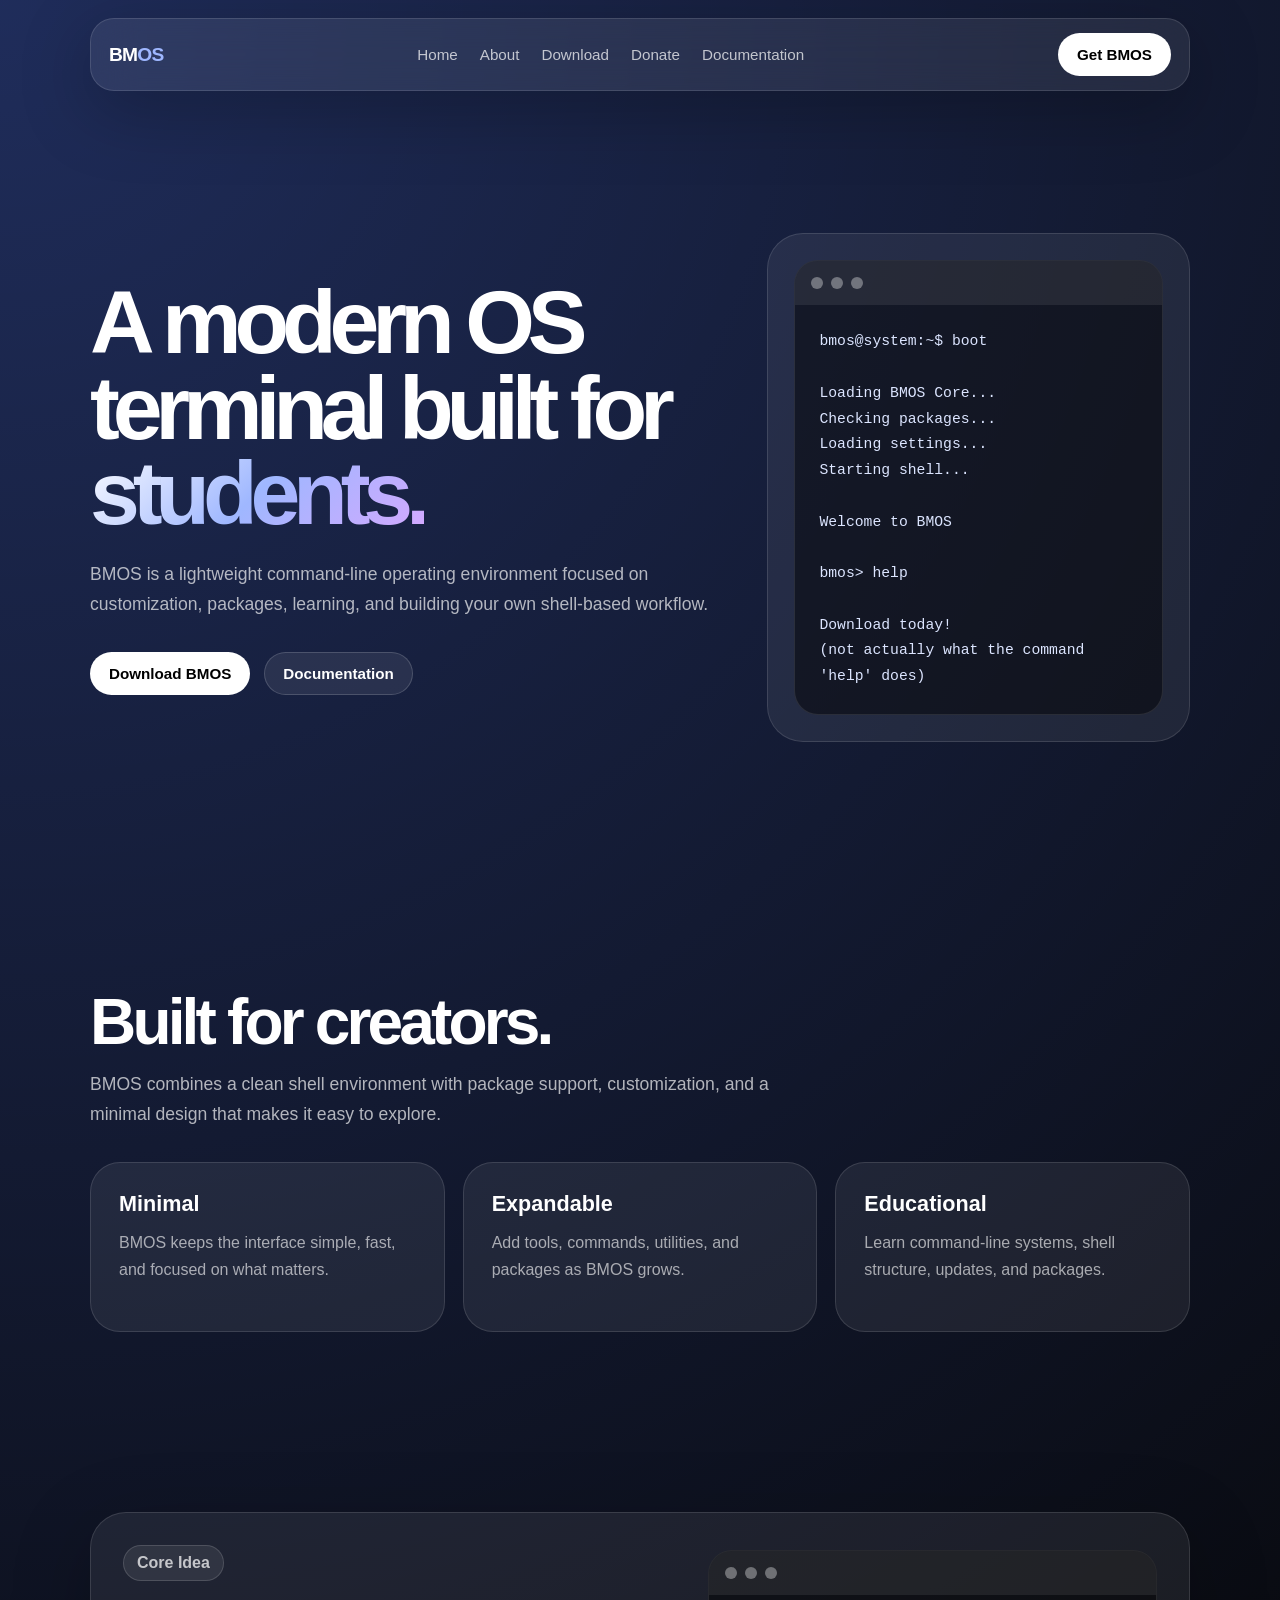
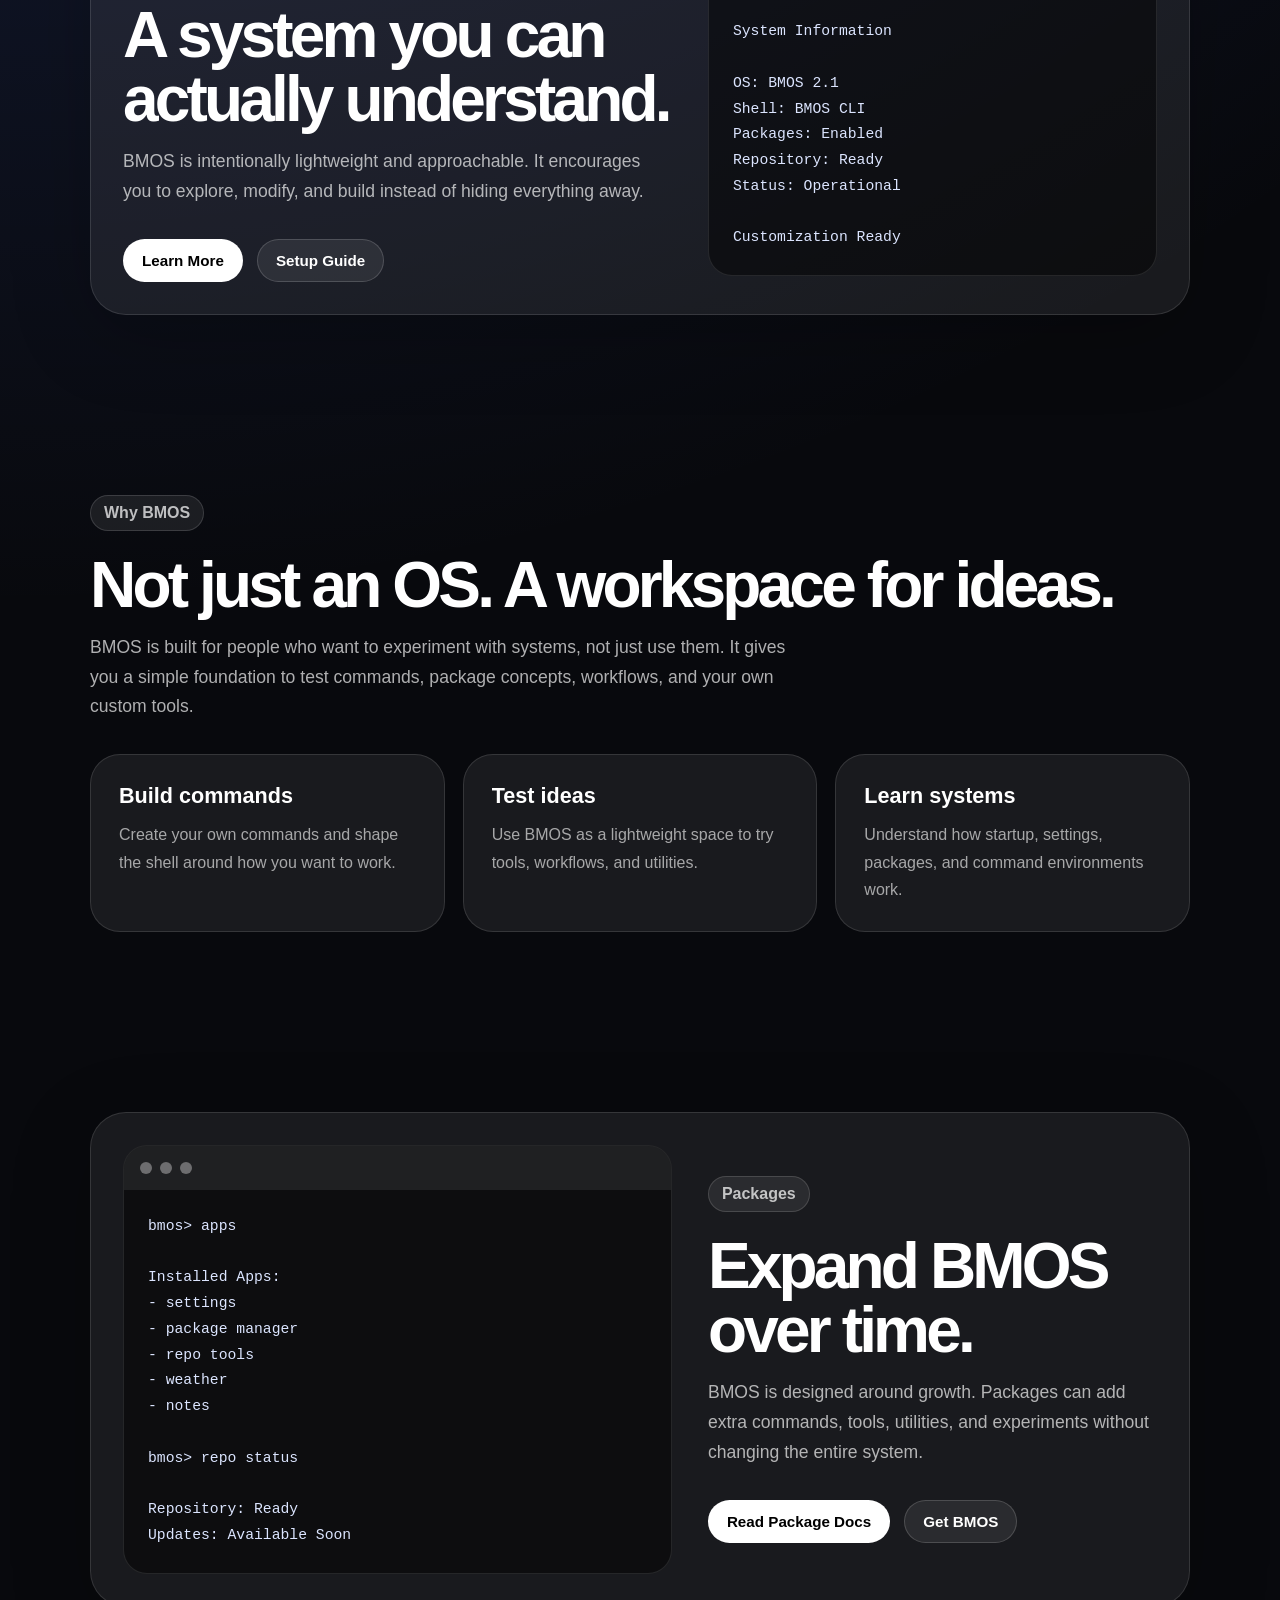
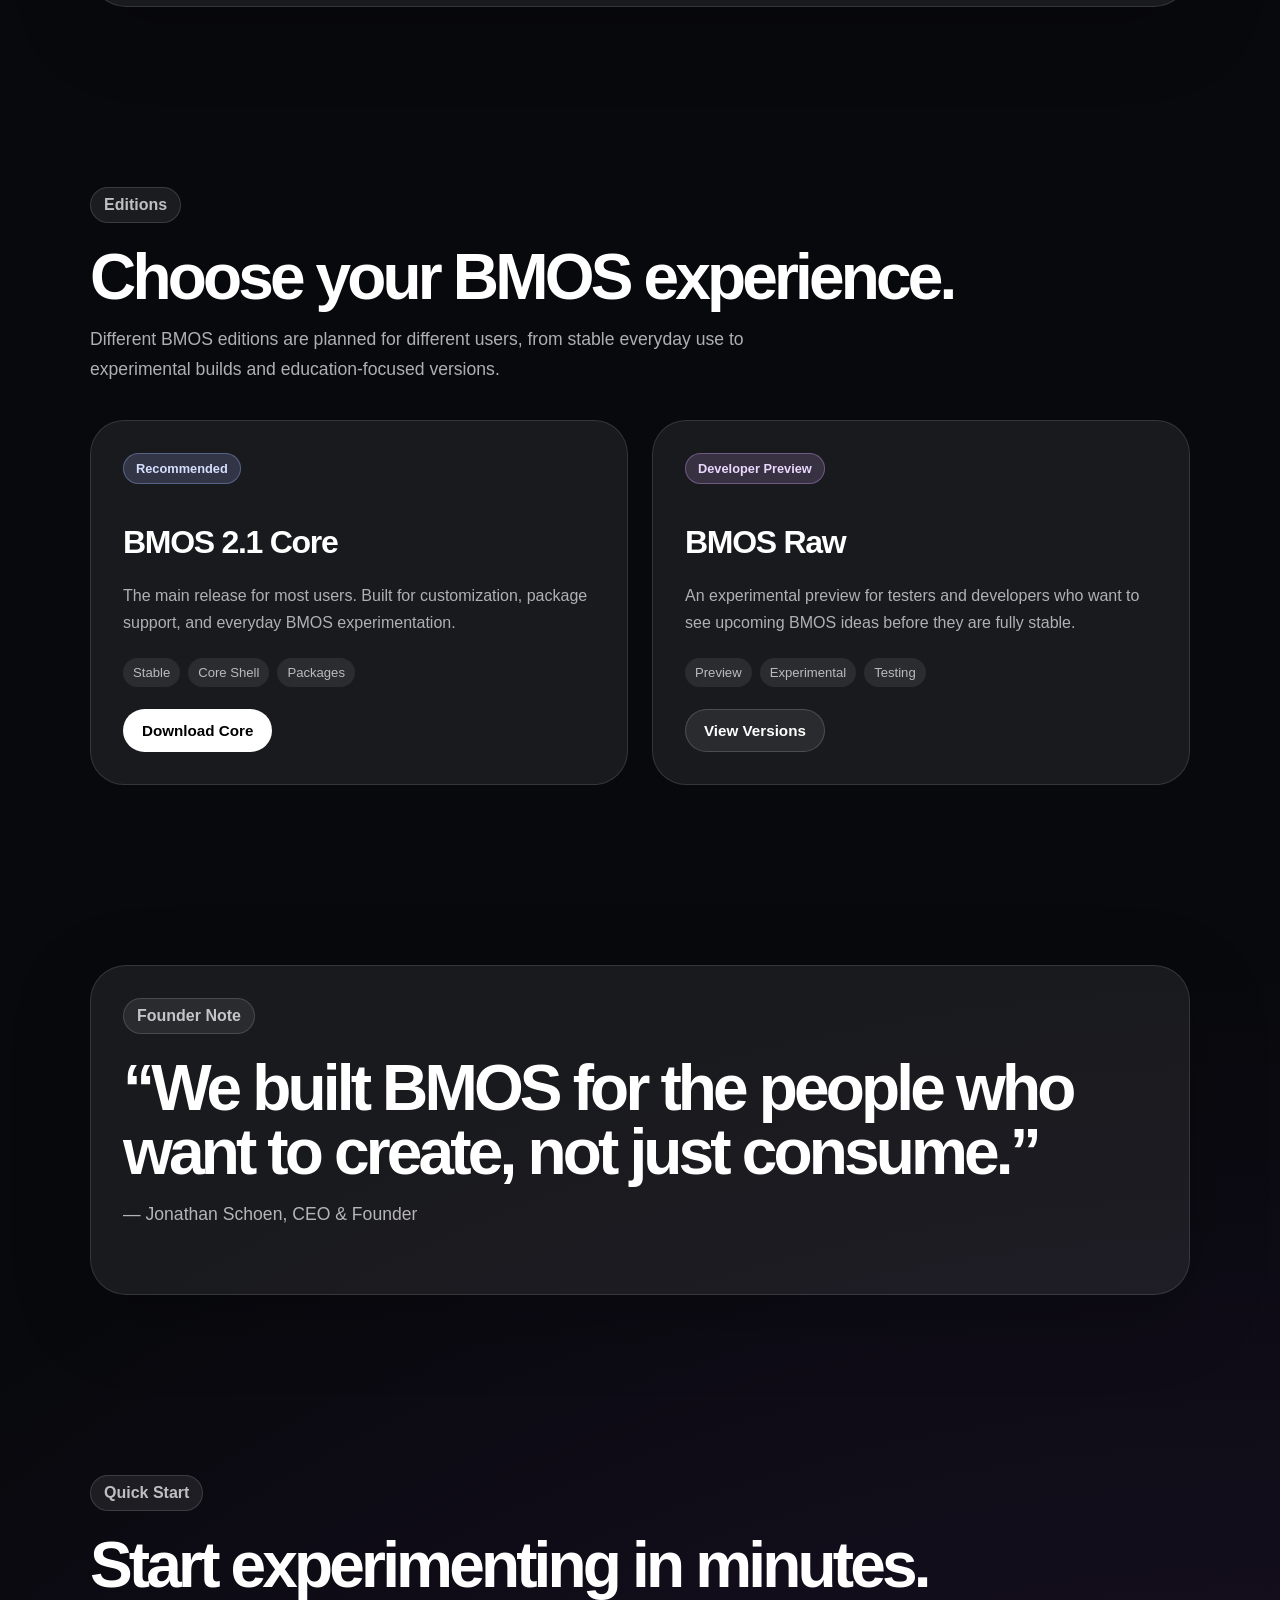
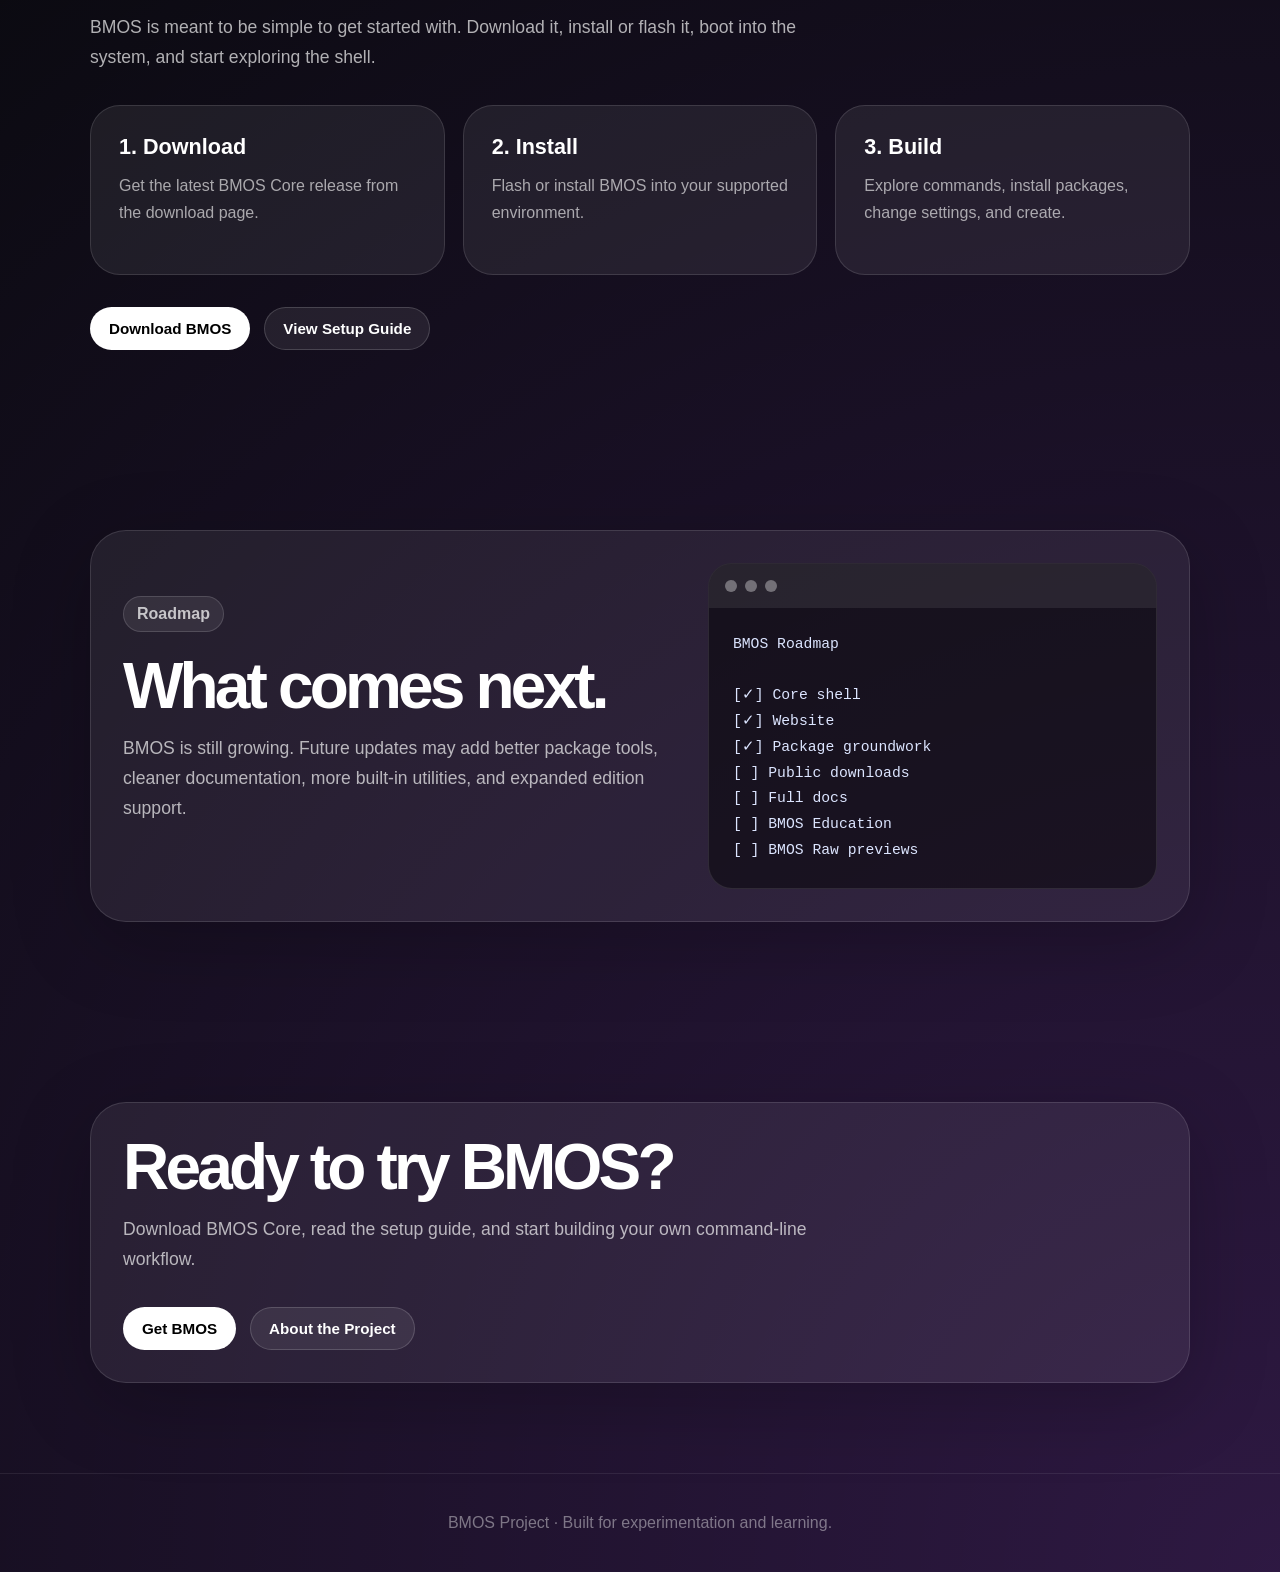
<file: index.html>
<!DOCTYPE html>
<html lang="en">
<head>
  <meta charset="UTF-8" />
  <meta name="viewport" content="width=device-width, initial-scale=1.0" />

  <link rel="icon" type="image/png" href="favicon.png">
  <link rel="apple-touch-icon" href="favicon.png">

  <title>BMOS | Home</title>

  <link rel="stylesheet" href="style.css" />
</head>

<body>

  <div class="home-transition" id="homeTransition">
    <div class="transition-glass">
      <div class="transition-orb"></div>
      <div class="transition-logo">BM</div>
      <p>BMOS</p>
    </div>
  </div>

  <nav class="navbar">
    <a href="index.html" class="logo">BM<span>OS</span></a>

    <div class="nav-links">
      <a href="index.html">Home</a>
      <a href="about.html">About</a>
      <a href="download.html">Download</a>
      <a href="donate.html">Donate</a>
      <a href="sd.html">Documentation</a>
    </div>

    <a href="download.html" class="nav-btn">Get BMOS</a>
  </nav>

  <main>

    <section class="hero">
      <div class="hero-grid">
        <div class="hero-copy">

          <h1 class="page-title about-title">
            A modern OS terminal built for
            <span class="gradient-text changing-text">developers.</span>
          </h1>

          <p>
            BMOS is a lightweight command-line operating environment focused on
            customization, packages, learning, and building your own shell-based workflow.
          </p>

          <div class="buttons">
            <a href="download.html" class="btn primary">Download BMOS</a>
            <a href="sd.html" class="btn secondary">Documentation</a>
          </div>
        </div>

        <div class="terminal-showcase">
          <div class="terminal">
            <div class="terminal-top">
              <div class="dot"></div>
              <div class="dot"></div>
              <div class="dot"></div>
            </div>

            <div class="terminal-body">
<pre>bmos@system:~$ boot

Loading BMOS Core...
Checking packages...
Loading settings...
Starting shell...

Welcome to BMOS

bmos> help

Download today!
(not actually what the command 'help' does)</pre>
            </div>
          </div>
        </div>
      </div>
    </section>

    <section class="content-section">
      <div class="section-inner">
        <h2 class="section-title">Built for creators.</h2>

        <p class="section-subtitle">
          BMOS combines a clean shell environment with package support,
          customization, and a minimal design that makes it easy to explore.
        </p>

        <div class="cards">
          <div class="feature-card">
            <h3>Minimal</h3>
            <p>BMOS keeps the interface simple, fast, and focused on what matters.</p>
          </div>

          <div class="feature-card">
            <h3>Expandable</h3>
            <p>Add tools, commands, utilities, and packages as BMOS grows.</p>
          </div>

          <div class="feature-card">
            <h3>Educational</h3>
            <p>Learn command-line systems, shell structure, updates, and packages.</p>
          </div>
        </div>
      </div>
    </section>

    <section class="content-section">
      <div class="section-inner">
        <div class="glass-card split-card">
          <div>
            <div class="badge">Core Idea</div>

            <h2 class="section-title">A system you can actually understand.</h2>

            <p class="section-subtitle">
              BMOS is intentionally lightweight and approachable. It encourages
              you to explore, modify, and build instead of hiding everything away.
            </p>

            <div class="buttons">
              <a href="about.html" class="btn primary">Learn More</a>
              <a href="sd.html" class="btn secondary">Setup Guide</a>
            </div>
          </div>

          <div class="terminal">
            <div class="terminal-top">
              <div class="dot"></div>
              <div class="dot"></div>
              <div class="dot"></div>
            </div>

            <div class="terminal-body">
<pre>System Information

OS: BMOS 2.1
Shell: BMOS CLI
Packages: Enabled
Repository: Ready
Status: Operational

Customization Ready</pre>
            </div>
          </div>
        </div>
      </div>
    </section>

    <section class="content-section">
      <div class="section-inner">
        <div class="badge">Why BMOS</div>

        <h2 class="section-title">Not just an OS. A workspace for ideas.</h2>

        <p class="section-subtitle">
          BMOS is built for people who want to experiment with systems,
          not just use them. It gives you a simple foundation to test commands,
          package concepts, workflows, and your own custom tools.
        </p>

        <div class="cards">
          <div class="feature-card">
            <h3>Build commands</h3>
            <p>Create your own commands and shape the shell around how you want to work.</p>
          </div>

          <div class="feature-card">
            <h3>Test ideas</h3>
            <p>Use BMOS as a lightweight space to try tools, workflows, and utilities.</p>
          </div>

          <div class="feature-card">
            <h3>Learn systems</h3>
            <p>Understand how startup, settings, packages, and command environments work.</p>
          </div>
        </div>
      </div>
    </section>

    <section class="content-section">
      <div class="section-inner">
        <div class="glass-card split-card">
          <div class="terminal">
            <div class="terminal-top">
              <div class="dot"></div>
              <div class="dot"></div>
              <div class="dot"></div>
            </div>

            <div class="terminal-body">
<pre>bmos> apps

Installed Apps:
- settings
- package manager
- repo tools
- weather
- notes

bmos> repo status

Repository: Ready
Updates: Available Soon</pre>
            </div>
          </div>

          <div>
            <div class="badge">Packages</div>

            <h2 class="section-title">Expand BMOS over time.</h2>

            <p class="section-subtitle">
              BMOS is designed around growth. Packages can add extra commands,
              tools, utilities, and experiments without changing the entire system.
            </p>

            <div class="buttons">
              <a href="sd.html" class="btn primary">Read Package Docs</a>
              <a href="download.html" class="btn secondary">Get BMOS</a>
            </div>
          </div>
        </div>
      </div>
    </section>

    <section class="content-section">
      <div class="section-inner">
        <div class="badge">Editions</div>

        <h2 class="section-title">Choose your BMOS experience.</h2>

        <p class="section-subtitle">
          Different BMOS editions are planned for different users, from stable everyday use
          to experimental builds and education-focused versions.
        </p>

        <div class="download-grid">
          <div class="download-tile">
            <span class="download-label recommended">Recommended</span>

            <h3>BMOS 2.1 Core</h3>

            <p>
              The main release for most users. Built for customization,
              package support, and everyday BMOS experimentation.
            </p>

            <div class="mini-info">
              <span>Stable</span>
              <span>Core Shell</span>
              <span>Packages</span>
            </div>

            <a href="download.html" class="btn primary">Download Core</a>
          </div>

          <div class="download-tile">
            <span class="download-label raw">Developer Preview</span>

            <h3>BMOS Raw</h3>

            <p>
              An experimental preview for testers and developers who want to see
              upcoming BMOS ideas before they are fully stable.
            </p>

            <div class="mini-info">
              <span>Preview</span>
              <span>Experimental</span>
              <span>Testing</span>
            </div>

            <a href="download.html" class="btn secondary">View Versions</a>
          </div>
        </div>
      </div>
    </section>

    <section class="content-section">
      <div class="section-inner">
        <div class="glass-card">
          <div class="badge">Founder Note</div>

          <h2 class="section-title">
            “We built BMOS for the people who want to create, not just consume.”
          </h2>

          <p class="section-subtitle">
            — Jonathan Schoen, CEO & Founder
          </p>
        </div>
      </div>
    </section>

    <section class="content-section">
      <div class="section-inner">
        <div class="badge">Quick Start</div>

        <h2 class="section-title">Start experimenting in minutes.</h2>

        <p class="section-subtitle">
          BMOS is meant to be simple to get started with. Download it, install or flash it,
          boot into the system, and start exploring the shell.
        </p>

        <div class="cards">
          <div class="feature-card">
            <h3>1. Download</h3>
            <p>Get the latest BMOS Core release from the download page.</p>
          </div>

          <div class="feature-card">
            <h3>2. Install</h3>
            <p>Flash or install BMOS into your supported environment.</p>
          </div>

          <div class="feature-card">
            <h3>3. Build</h3>
            <p>Explore commands, install packages, change settings, and create.</p>
          </div>
        </div>

        <div class="buttons" style="margin-top: 32px;">
          <a href="download.html" class="btn primary">Download BMOS</a>
          <a href="sd.html" class="btn secondary">View Setup Guide</a>
        </div>
      </div>
    </section>

    <section class="content-section">
      <div class="section-inner">
        <div class="glass-card split-card">
          <div>
            <div class="badge">Roadmap</div>

            <h2 class="section-title">What comes next.</h2>

            <p class="section-subtitle">
              BMOS is still growing. Future updates may add better package tools,
              cleaner documentation, more built-in utilities, and expanded edition support.
            </p>
          </div>

          <div class="terminal">
            <div class="terminal-top">
              <div class="dot"></div>
              <div class="dot"></div>
              <div class="dot"></div>
            </div>

            <div class="terminal-body">
<pre>BMOS Roadmap

[✓] Core shell
[✓] Website
[✓] Package groundwork
[ ] Public downloads
[ ] Full docs
[ ] BMOS Education
[ ] BMOS Raw previews</pre>
            </div>
          </div>
        </div>
      </div>
    </section>

    <section class="content-section">
      <div class="section-inner">
        <div class="glass-card">
          <h2 class="section-title">Ready to try BMOS?</h2>

          <p class="section-subtitle">
            Download BMOS Core, read the setup guide, and start building your own
            command-line workflow.
          </p>

          <div class="buttons">
            <a href="download.html" class="btn primary">Get BMOS</a>
            <a href="about.html" class="btn secondary">About the Project</a>
          </div>
        </div>
      </div>
    </section>

  </main>

  <footer>BMOS Project · Built for experimentation and learning.</footer>

  <script src="script.js"></script>
</body>
</html>
</file>
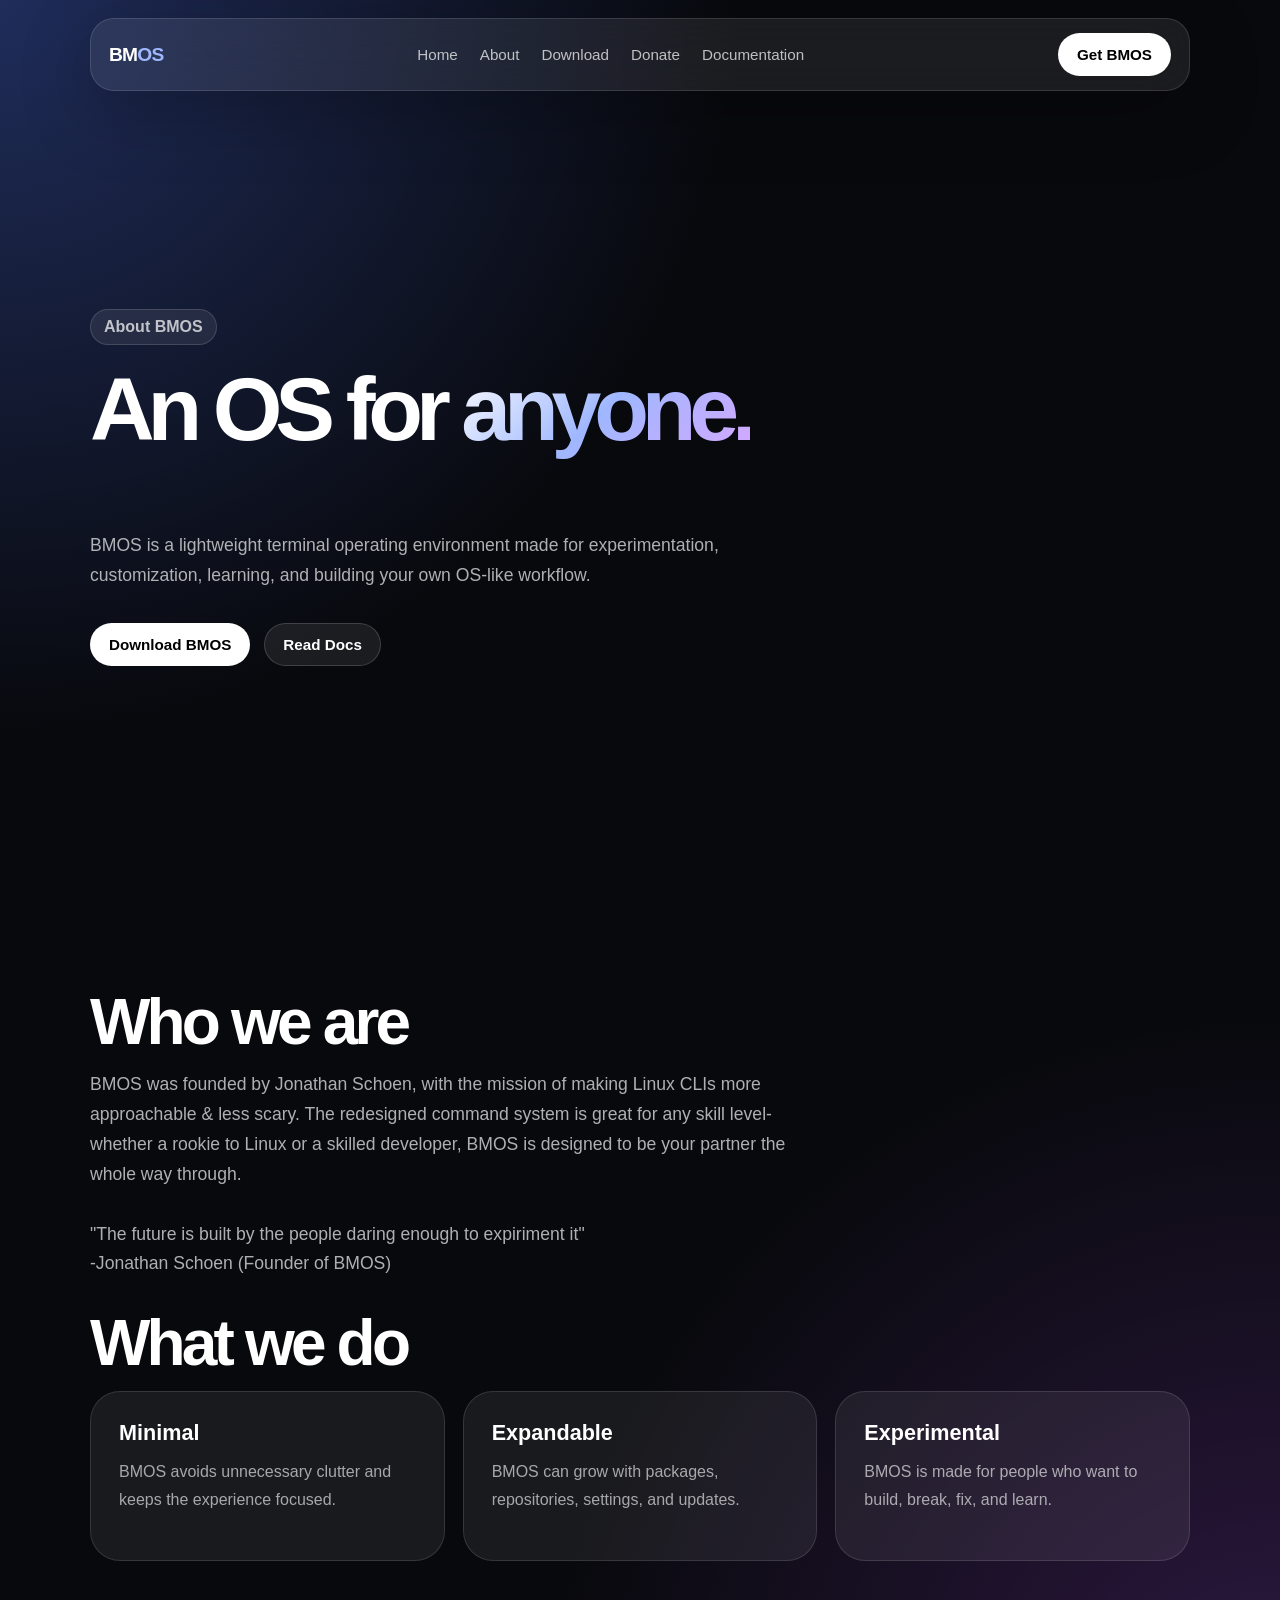
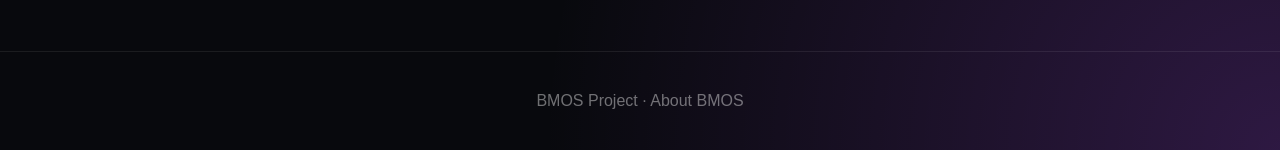
<file: about.html>
<!DOCTYPE html>
<html lang="en">
<head>
  <meta charset="UTF-8" />
  <meta name="viewport" content="width=device-width, initial-scale=1.0" />
  <link rel="icon" type="image/png" href="favicon.png">
<link rel="apple-touch-icon" href="favicon.png">

  <title>BMOS | About</title>

  <link rel="stylesheet" href="style.css" />
</head>

<body>


  <nav class="navbar">
    <a href="index.html" class="logo">BM<span>OS</span></a>
    <div class="nav-links">
      <a href="index.html">Home</a>
      <a href="about.html">About</a>
      <a href="download.html">Download</a>
      <a href="donate.html">Donate</a>
      <a href="sd.html">Documentation</a>
    </div>
    <a href="download.html" class="nav-btn">Get BMOS</a>
  </nav>

  <main>
    <section class="page-hero">
      <div class="section-inner">
        <div class="badge">About BMOS</div>

        <h1 class="page-title about-title">
          An OS for 
          <span class="gradient-text">anyone.</span>
        </h1>

        <p class="page-subtitle">
          BMOS is a lightweight terminal operating environment made for
          experimentation, customization, learning, and building your own OS-like workflow.
        </p>

        <div class="buttons">
          <a href="download.html" class="btn primary">Download BMOS</a>
          <a href="sd.html" class="btn secondary">Read Docs</a>
        </div>
      </div>
    </section>

    <section class="content-section">
      <div class="section-inner">
        <h2 class="section-title">Who we are</h2>

        <p class="section-subtitle">
          BMOS was founded by Jonathan Schoen, with the mission of making Linux CLIs more approachable & less scary. The redesigned command system is great for any skill level- whether a rookie to Linux or a skilled developer, BMOS is designed to be your partner the whole way through.
        <br>
        <br>
          "The future is built by the people daring enough to expiriment it"
          <br>
          -Jonathan Schoen (Founder of BMOS)
        </p>

        <h2 class="section-title">What we do</h2>

        <div class="cards">
          <div class="feature-card">
            <h3>Minimal</h3>
            <p>BMOS avoids unnecessary clutter and keeps the experience focused.</p>
          </div>

          <div class="feature-card">
            <h3>Expandable</h3>
            <p>BMOS can grow with packages, repositories, settings, and updates.</p>
          </div>

          <div class="feature-card">
            <h3>Experimental</h3>
            <p>BMOS is made for people who want to build, break, fix, and learn.</p>
          </div> 
        </div>
      </div>
    </section>
  </main>

  <footer>BMOS Project · About BMOS</footer>

  <script src="script.js"></script>
</body>
</html>
</file>
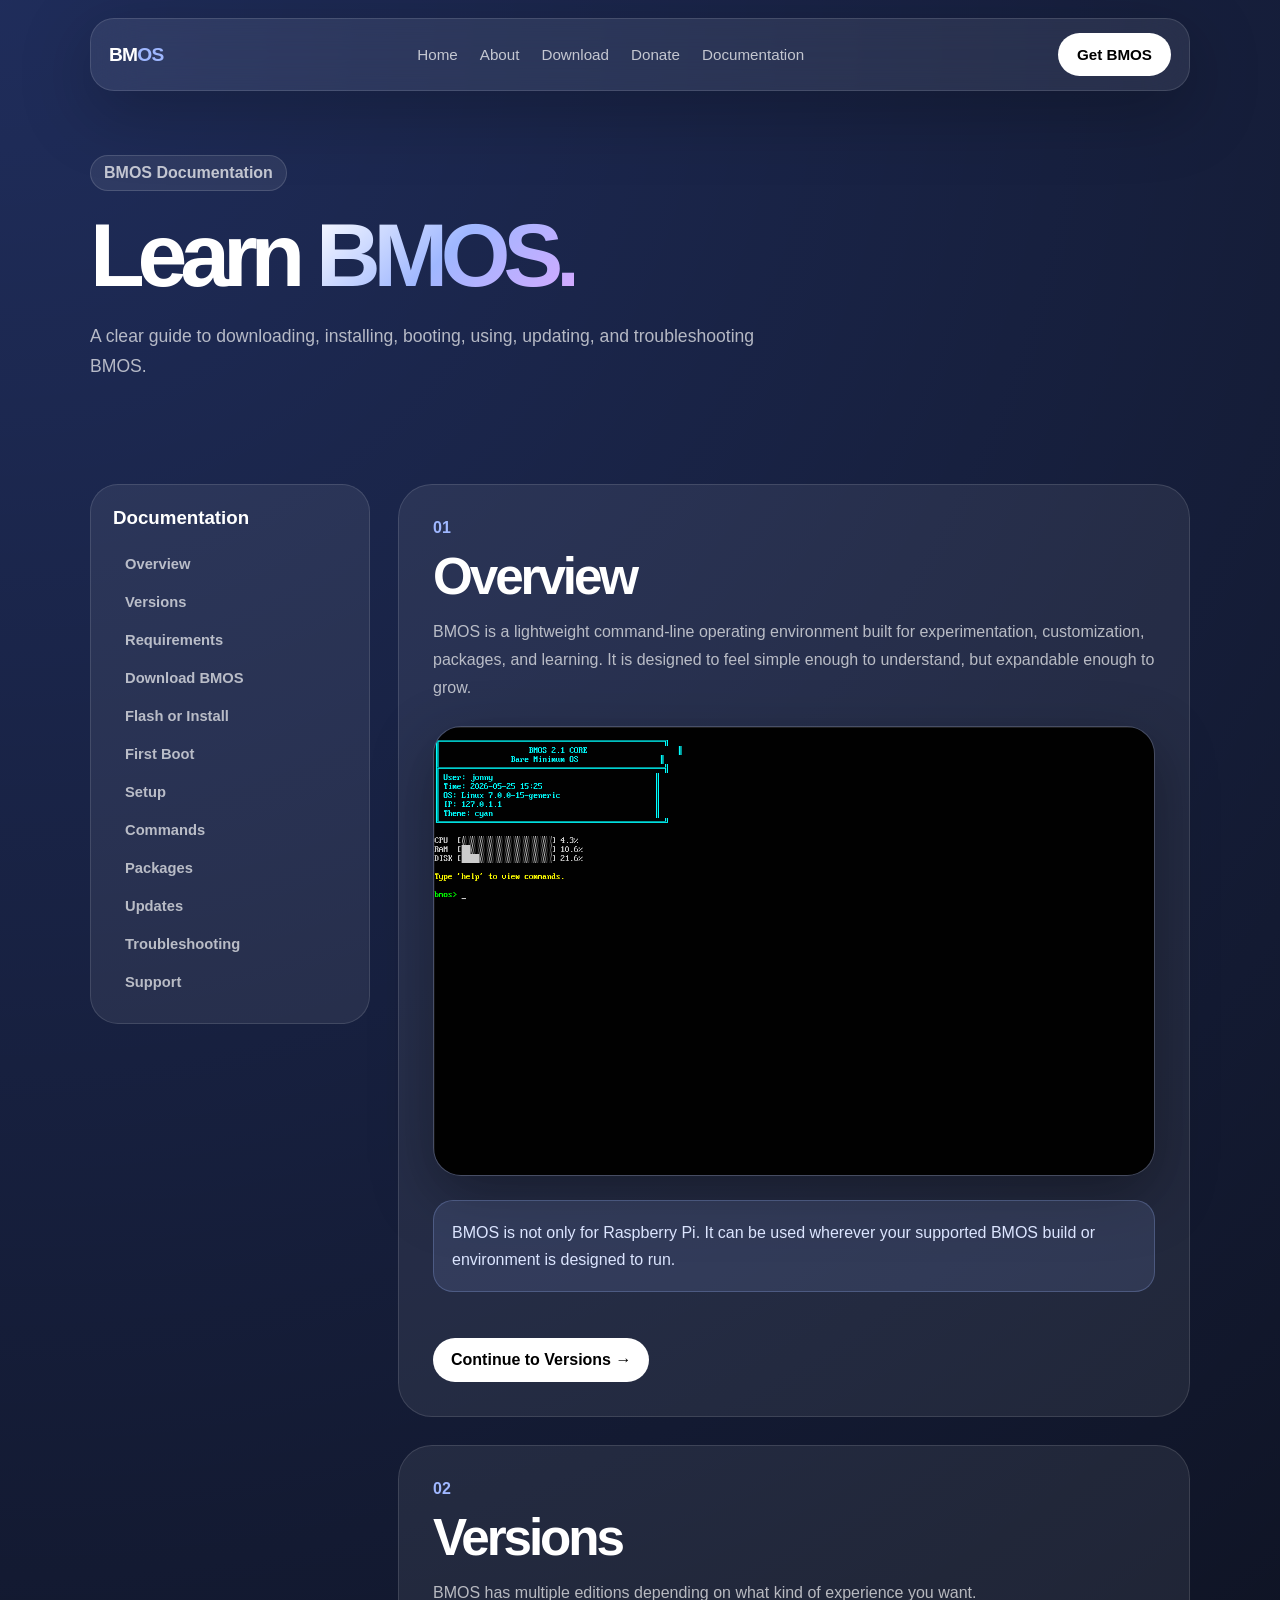
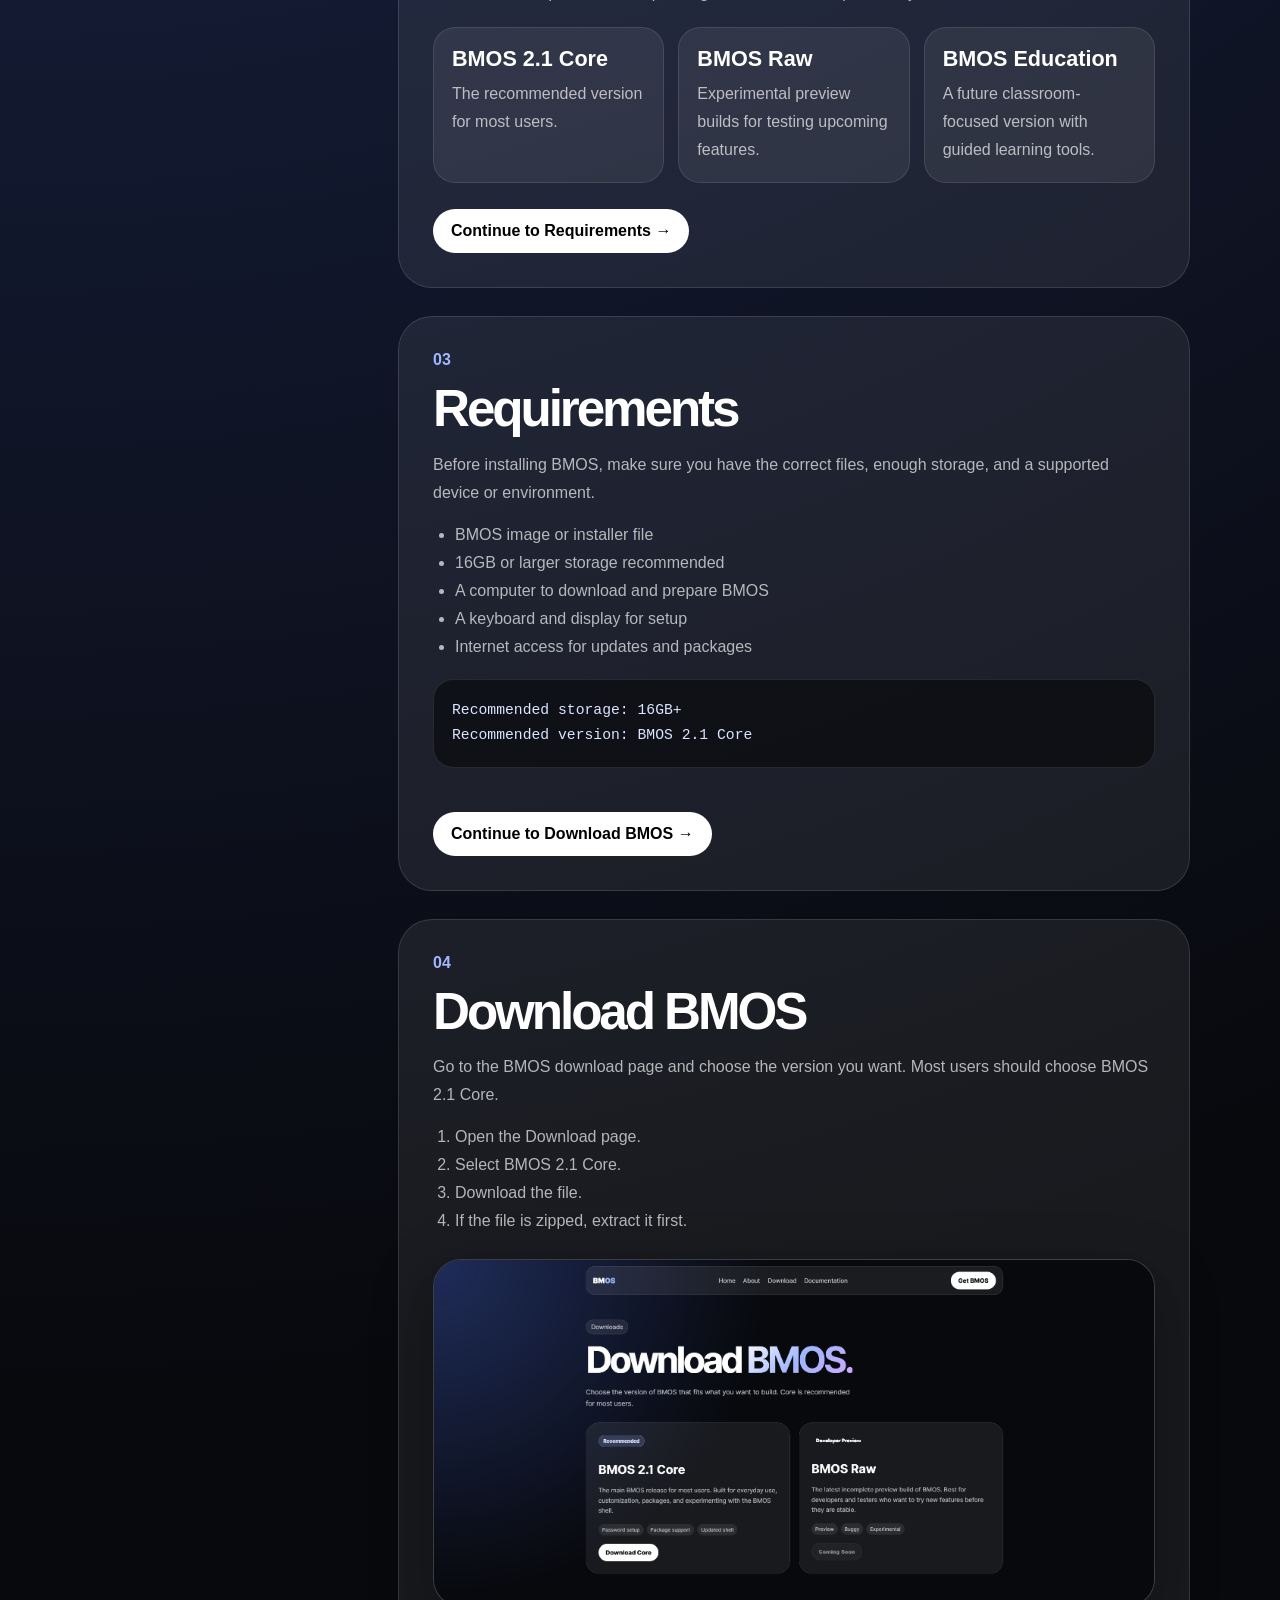
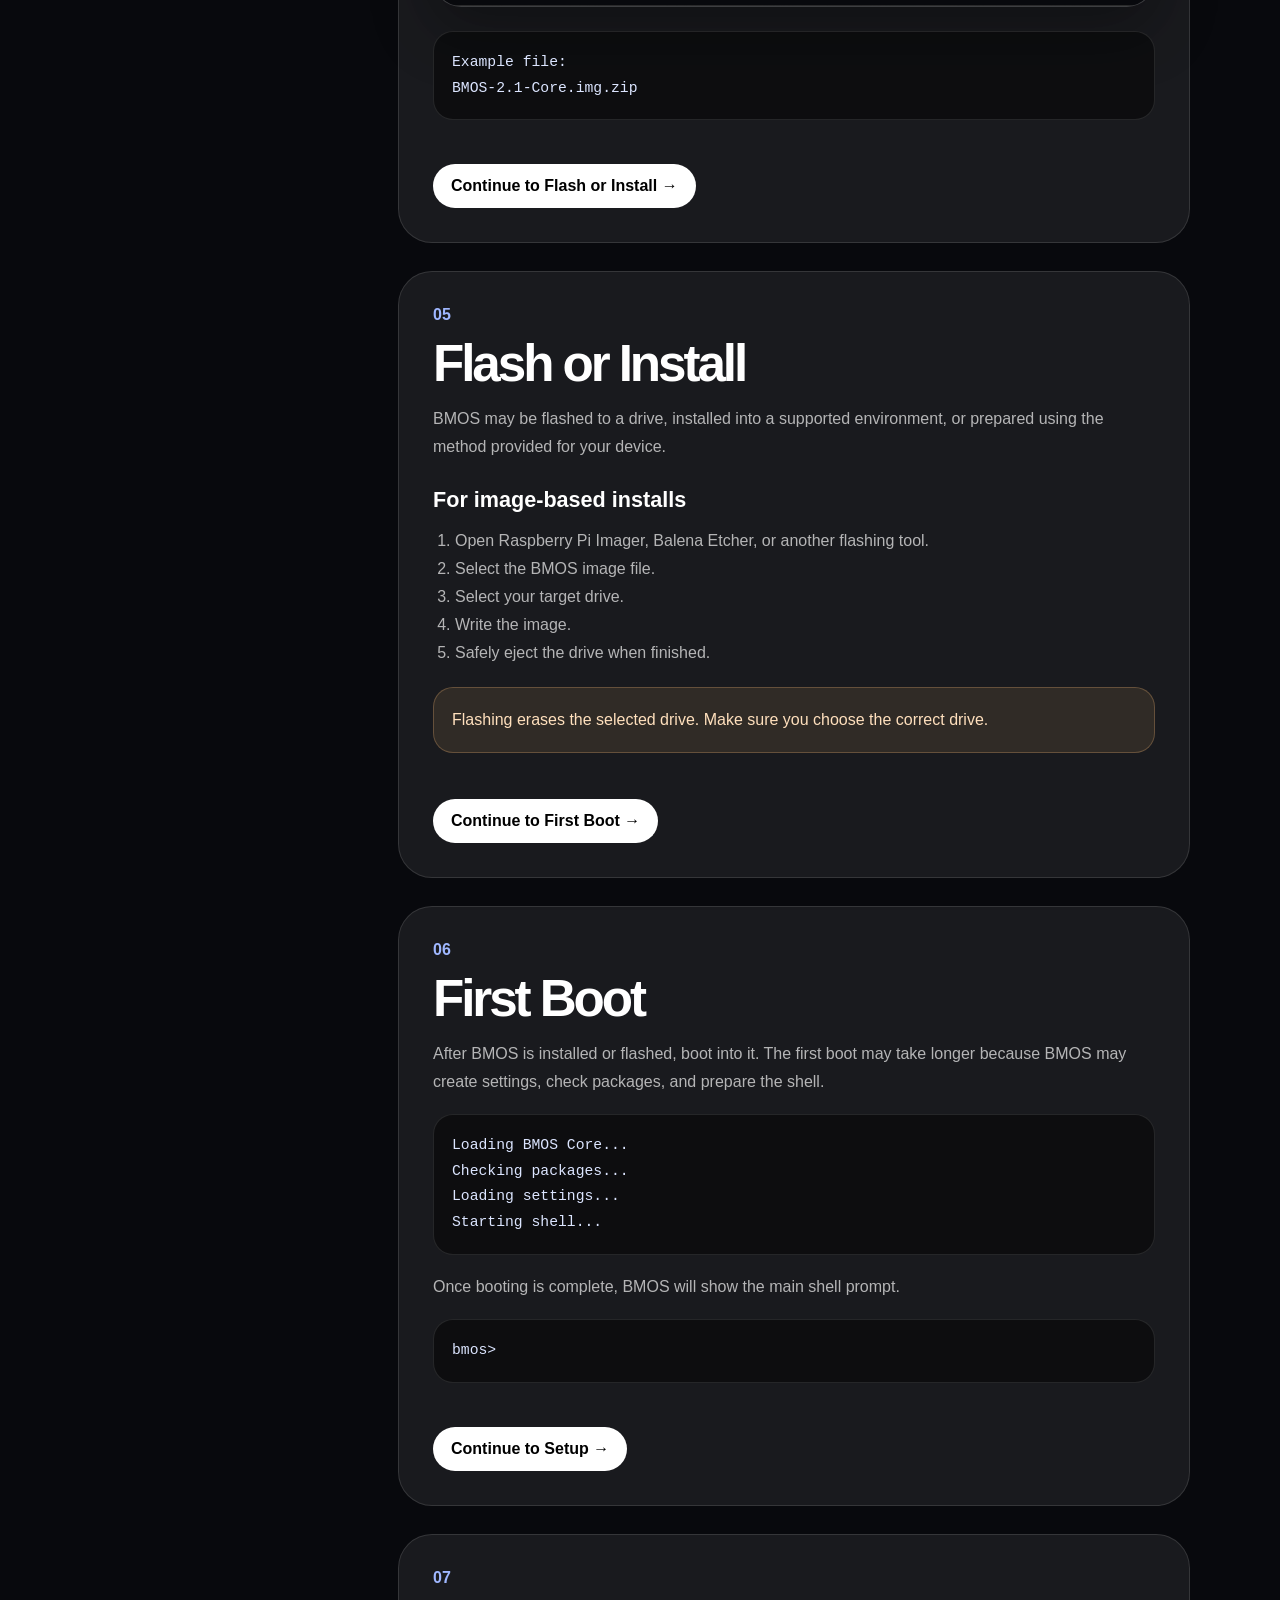
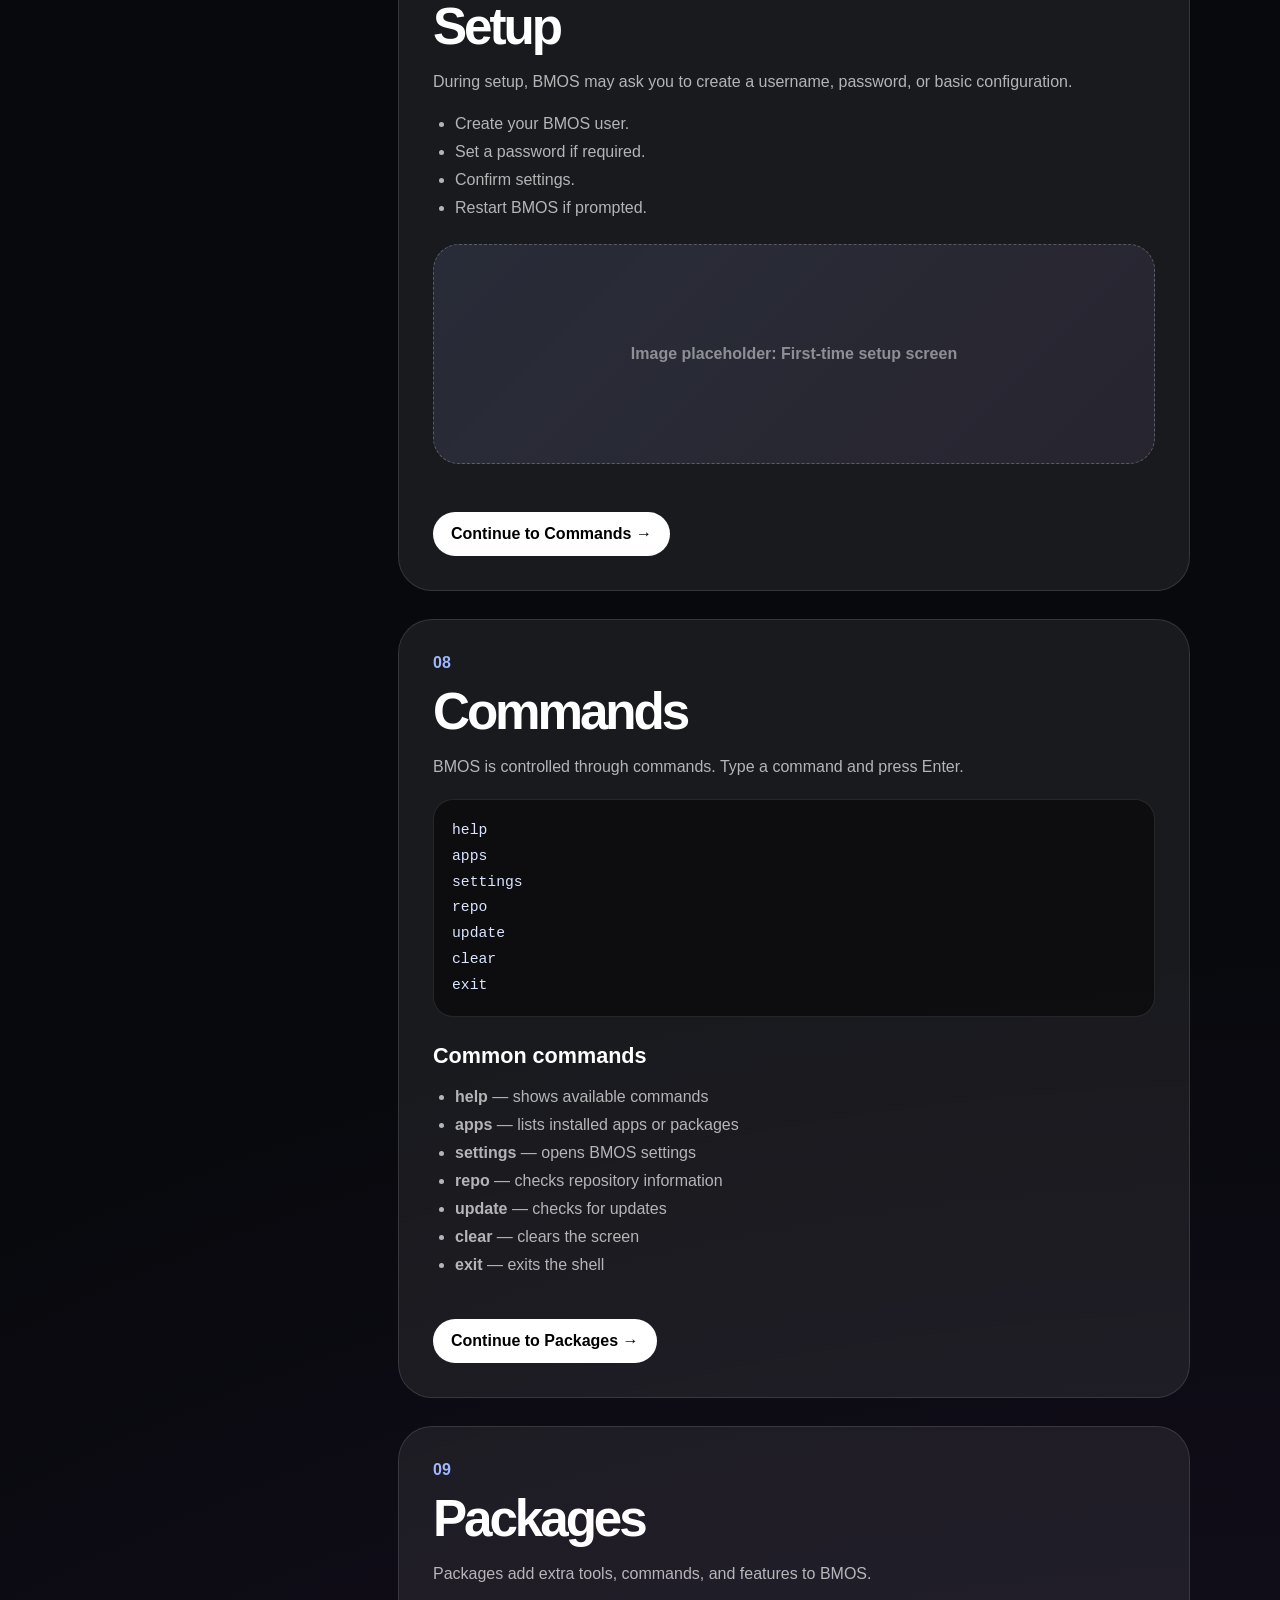
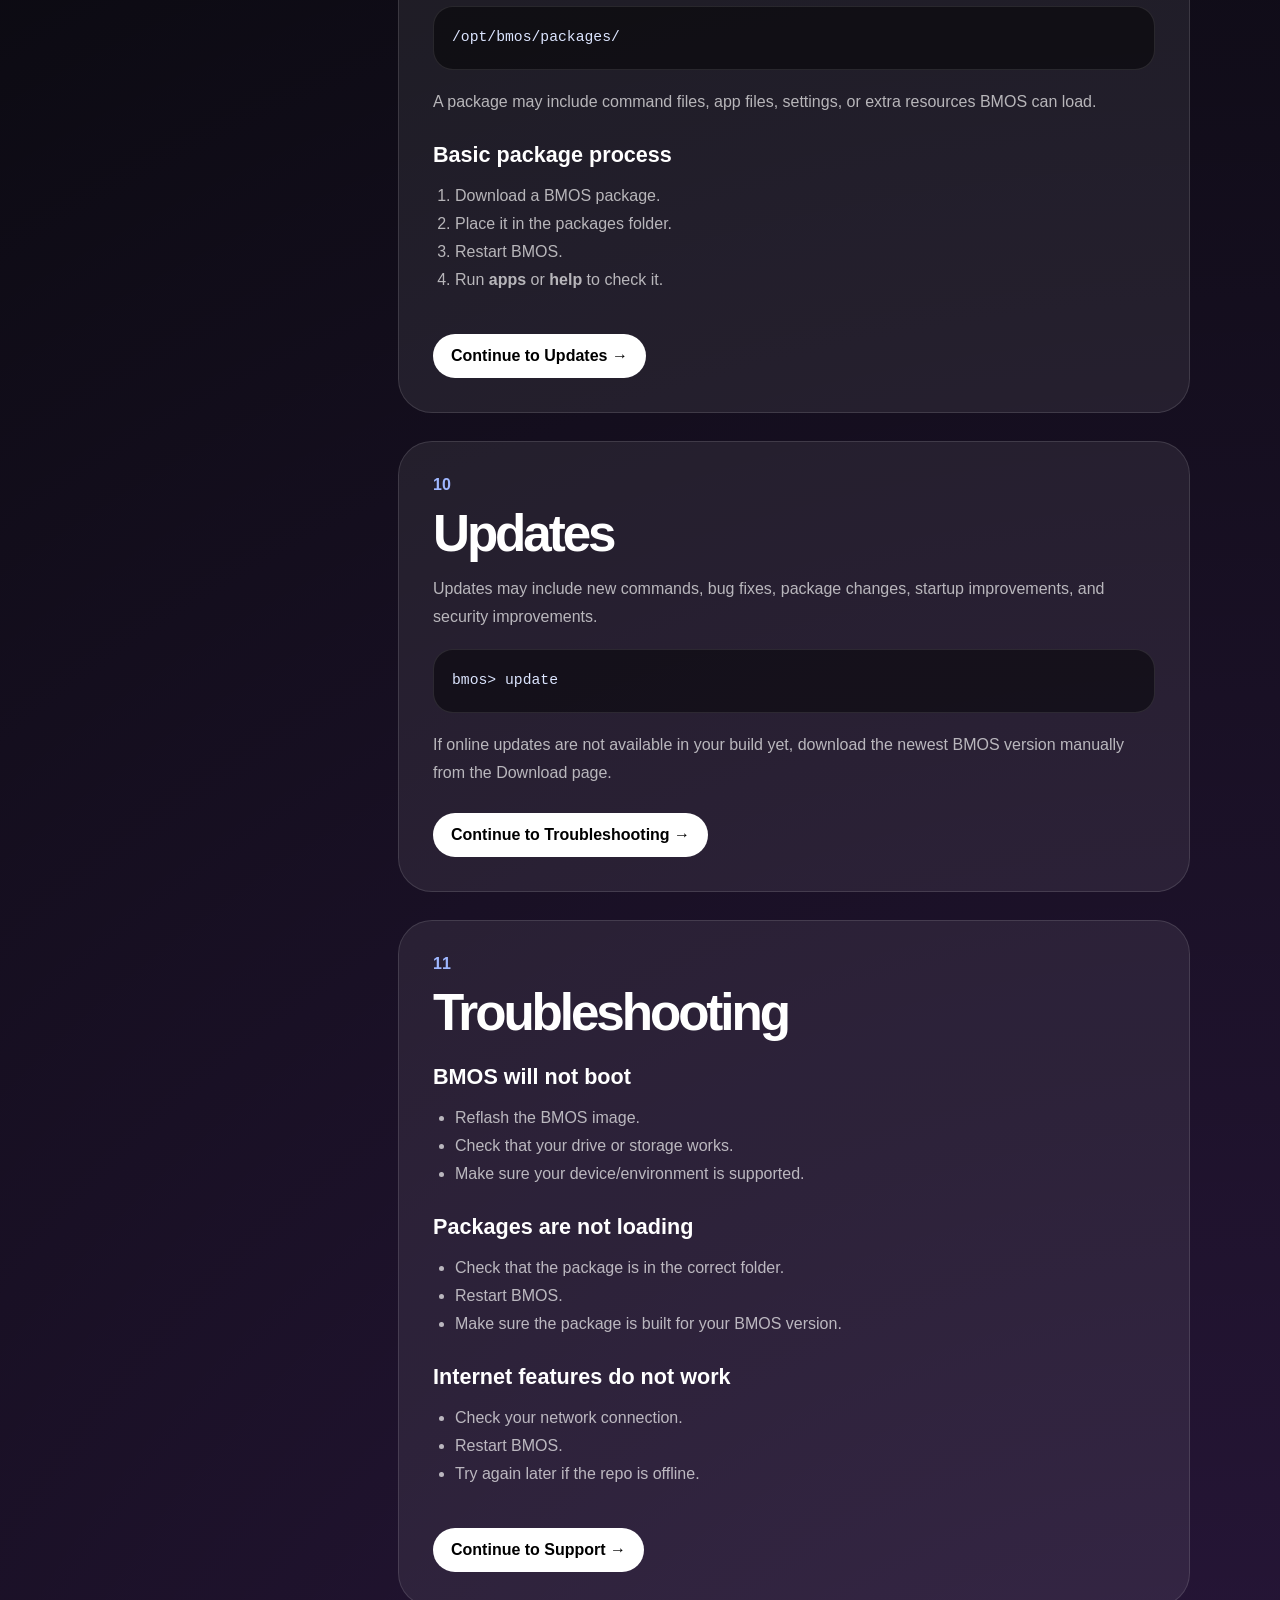
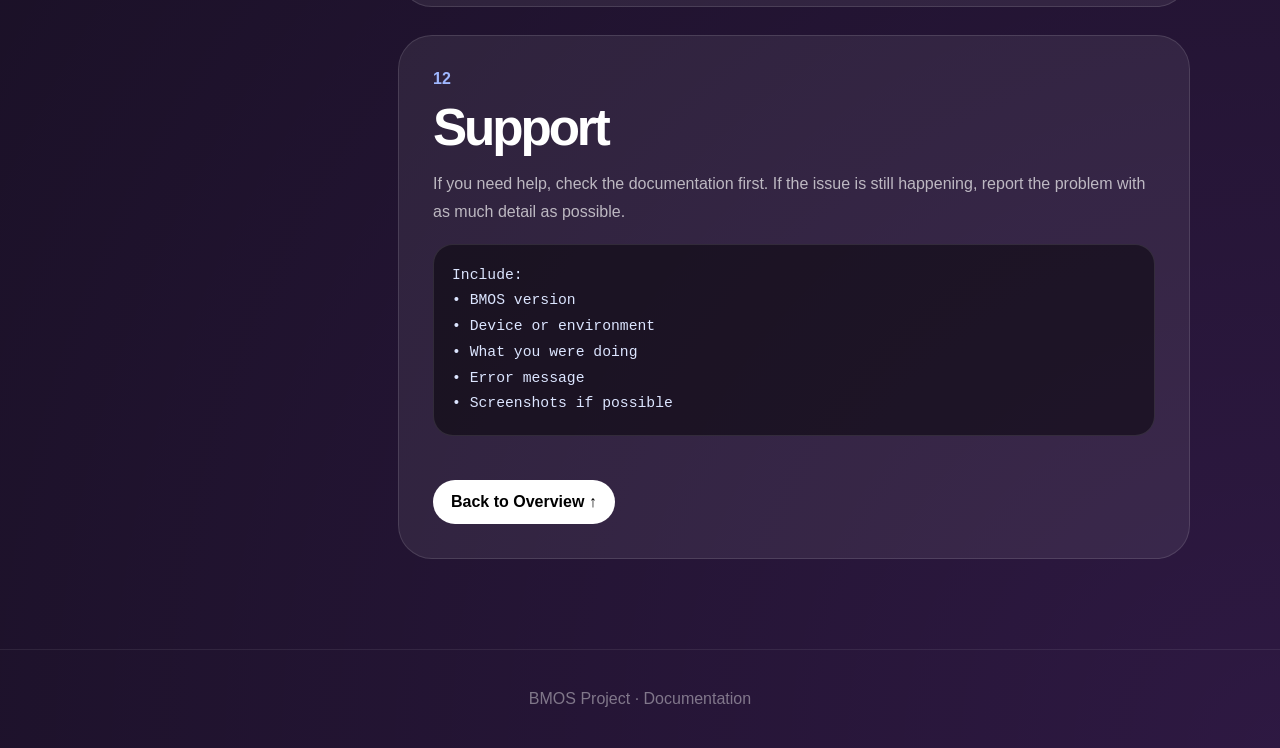
<file: documentation.html>
<!DOCTYPE html>
<html lang="en">
<head>
  <meta charset="UTF-8"/>
  <meta name="viewport" content="width=device-width, initial-scale=1.0"/>
  <link rel="icon" type="image/png" href="favicon.png">
<link rel="apple-touch-icon" href="favicon.png">
  <title>BMOS | Docs</title>
  <link rel="stylesheet" href="style.css"/>
</head>

<body>


  <nav class="navbar">
    <a href="index.html" class="logo">BM<span>OS</span></a>

    <div class="nav-links">
      <a href="index.html">Home</a>
      <a href="about.html">About</a>
      <a href="download.html">Download</a>
      <a href="donate.html">Donate</a>
      <a href="documentation.html">Documentation</a>
    </div>

    <a href="download.html" class="nav-btn">Get BMOS</a>
  </nav>

  <main>
    <section class="docs-hero">
      <div class="section-inner">
        <div class="badge">BMOS Documentation</div>

        <h1 class="page-title">
          Learn
          <span class="gradient-text">BMOS.</span>
        </h1>

        <p class="page-subtitle">
          A clear guide to downloading, installing, booting, using, updating,
          and troubleshooting BMOS.
        </p>
      </div>
    </section>

    <section class="docs-layout-section">
      <div class="docs-layout">

        <aside class="docs-sidebar">
          <h3>Documentation</h3>

          <a href="#overview">Overview</a>
          <a href="#versions">Versions</a>
          <a href="#requirements">Requirements</a>
          <a href="#download">Download BMOS</a>
          <a href="#flash">Flash or Install</a>
          <a href="#first-boot">First Boot</a>
          <a href="#setup">Setup</a>
          <a href="#commands">Commands</a>
          <a href="#packages">Packages</a>
          <a href="#updates">Updates</a>
          <a href="#troubleshooting">Troubleshooting</a>
          <a href="#support">Support</a>
        </aside>

        <div class="docs-content">

          <article id="overview" class="doc-section">
  <span class="doc-number">01</span>
  <h2>Overview</h2>

  <p>
    BMOS is a lightweight command-line operating environment built for
    experimentation, customization, packages, and learning. It is designed
    to feel simple enough to understand, but expandable enough to grow.
  </p>

  <div class="doc-image">
    <img src="images/overview.png" alt="BMOS Overview">
  </div>

  <div class="info-box">
    BMOS is not only for Raspberry Pi. It can be used wherever your
    supported BMOS build or environment is designed to run.
  </div>

  <a href="#versions" class="continue-link">Continue to Versions →</a>
</article>

          <article id="versions" class="doc-section">
            <span class="doc-number">02</span>
            <h2>Versions</h2>

            <p>
              BMOS has multiple editions depending on what kind of experience you want.
            </p>

            <div class="doc-cards">
              <div>
                <h3>BMOS 2.1 Core</h3>
                <p>The recommended version for most users.</p>
              </div>

              <div>
                <h3>BMOS Raw</h3>
                <p>Experimental preview builds for testing upcoming features.</p>
              </div>

              <div>
                <h3>BMOS Education</h3>
                <p>A future classroom-focused version with guided learning tools.</p>
              </div>
            </div>

            <a href="#requirements" class="continue-link">Continue to Requirements →</a>
          </article>

          <article id="requirements" class="doc-section">
            <span class="doc-number">03</span>
            <h2>Requirements</h2>

            <p>
              Before installing BMOS, make sure you have the correct files,
              enough storage, and a supported device or environment.
            </p>

            <ul>
              <li>BMOS image or installer file</li>
              <li>16GB or larger storage recommended</li>
              <li>A computer to download and prepare BMOS</li>
              <li>A keyboard and display for setup</li>
              <li>Internet access for updates and packages</li>
            </ul>

            <pre>Recommended storage: 16GB+
Recommended version: BMOS 2.1 Core</pre>

            <a href="#download" class="continue-link">Continue to Download BMOS →</a>
          </article>

          <article id="download" class="doc-section">
            <span class="doc-number">04</span>
            <h2>Download BMOS</h2>

            <p>
              Go to the BMOS download page and choose the version you want.
              Most users should choose BMOS 2.1 Core.
            </p>

            <ol>
              <li>Open the Download page.</li>
              <li>Select BMOS 2.1 Core.</li>
              <li>Download the file.</li>
              <li>If the file is zipped, extract it first.</li>
            </ol>

            <div class="doc-image">
  <img src="images/downloads.png" alt="BMOS Download Page">
</div>

            <pre>Example file:
BMOS-2.1-Core.img.zip</pre>

            <a href="#flash" class="continue-link">Continue to Flash or Install →</a>
          </article>

          <article id="flash" class="doc-section">
            <span class="doc-number">05</span>
            <h2>Flash or Install</h2>

            <p>
              BMOS may be flashed to a drive, installed into a supported environment,
              or prepared using the method provided for your device.
            </p>

            <h3>For image-based installs</h3>

            <ol>
              <li>Open Raspberry Pi Imager, Balena Etcher, or another flashing tool.</li>
              <li>Select the BMOS image file.</li>
              <li>Select your target drive.</li>
              <li>Write the image.</li>
              <li>Safely eject the drive when finished.</li>
            </ol>

            <div class="warning-box">
              Flashing erases the selected drive. Make sure you choose the correct drive.
            </div>

            <a href="#first-boot" class="continue-link">Continue to First Boot →</a>
          </article>

          <article id="first-boot" class="doc-section">
            <span class="doc-number">06</span>
            <h2>First Boot</h2>

            <p>
              After BMOS is installed or flashed, boot into it. The first boot may take
              longer because BMOS may create settings, check packages, and prepare the shell.
            </p>

            <pre>Loading BMOS Core...
Checking packages...
Loading settings...
Starting shell...</pre>

            <p>
              Once booting is complete, BMOS will show the main shell prompt.
            </p>

            <pre>bmos></pre>

            <a href="#setup" class="continue-link">Continue to Setup →</a>
          </article>

          <article id="setup" class="doc-section">
            <span class="doc-number">07</span>
            <h2>Setup</h2>

            <p>
              During setup, BMOS may ask you to create a username, password,
              or basic configuration.
            </p>

            <ul>
              <li>Create your BMOS user.</li>
              <li>Set a password if required.</li>
              <li>Confirm settings.</li>
              <li>Restart BMOS if prompted.</li>
            </ul>

            <div class="image-placeholder">
              Image placeholder: First-time setup screen
            </div>

            <a href="#commands" class="continue-link">Continue to Commands →</a>
          </article>

          <article id="commands" class="doc-section">
            <span class="doc-number">08</span>
            <h2>Commands</h2>

            <p>
              BMOS is controlled through commands. Type a command and press Enter.
            </p>

            <pre>help
apps
settings
repo
update
clear
exit</pre>

            <h3>Common commands</h3>

            <ul>
              <li><strong>help</strong> — shows available commands</li>
              <li><strong>apps</strong> — lists installed apps or packages</li>
              <li><strong>settings</strong> — opens BMOS settings</li>
              <li><strong>repo</strong> — checks repository information</li>
              <li><strong>update</strong> — checks for updates</li>
              <li><strong>clear</strong> — clears the screen</li>
              <li><strong>exit</strong> — exits the shell</li>
            </ul>

            <a href="#packages" class="continue-link">Continue to Packages →</a>
          </article>

          <article id="packages" class="doc-section">
            <span class="doc-number">09</span>
            <h2>Packages</h2>

            <p>
              Packages add extra tools, commands, and features to BMOS.
            </p>

            <pre>/opt/bmos/packages/</pre>

            <p>
              A package may include command files, app files, settings, or extra
              resources BMOS can load.
            </p>

            <h3>Basic package process</h3>

            <ol>
              <li>Download a BMOS package.</li>
              <li>Place it in the packages folder.</li>
              <li>Restart BMOS.</li>
              <li>Run <strong>apps</strong> or <strong>help</strong> to check it.</li>
            </ol>

            <a href="#updates" class="continue-link">Continue to Updates →</a>
          </article>

          <article id="updates" class="doc-section">
            <span class="doc-number">10</span>
            <h2>Updates</h2>

            <p>
              Updates may include new commands, bug fixes, package changes,
              startup improvements, and security improvements.
            </p>

            <pre>bmos> update</pre>

            <p>
              If online updates are not available in your build yet, download the
              newest BMOS version manually from the Download page.
            </p>

            <a href="#troubleshooting" class="continue-link">Continue to Troubleshooting →</a>
          </article>

          <article id="troubleshooting" class="doc-section">
            <span class="doc-number">11</span>
            <h2>Troubleshooting</h2>

            <h3>BMOS will not boot</h3>
            <ul>
              <li>Reflash the BMOS image.</li>
              <li>Check that your drive or storage works.</li>
              <li>Make sure your device/environment is supported.</li>
            </ul>

            <h3>Packages are not loading</h3>
            <ul>
              <li>Check that the package is in the correct folder.</li>
              <li>Restart BMOS.</li>
              <li>Make sure the package is built for your BMOS version.</li>
            </ul>

            <h3>Internet features do not work</h3>
            <ul>
              <li>Check your network connection.</li>
              <li>Restart BMOS.</li>
              <li>Try again later if the repo is offline.</li>
            </ul>

            <a href="#support" class="continue-link">Continue to Support →</a>
          </article>

          <article id="support" class="doc-section">
            <span class="doc-number">12</span>
            <h2>Support</h2>

            <p>
              If you need help, check the documentation first. If the issue is still
              happening, report the problem with as much detail as possible.
            </p>

            <pre>Include:
• BMOS version
• Device or environment
• What you were doing
• Error message
• Screenshots if possible</pre>

            <a href="#overview" class="continue-link">Back to Overview ↑</a>
          </article>

        </div>
      </div>
    </section>
  </main>

  <footer>BMOS Project · Documentation</footer>

  <script src="script.js"></script>
</body>
</html>
</file>
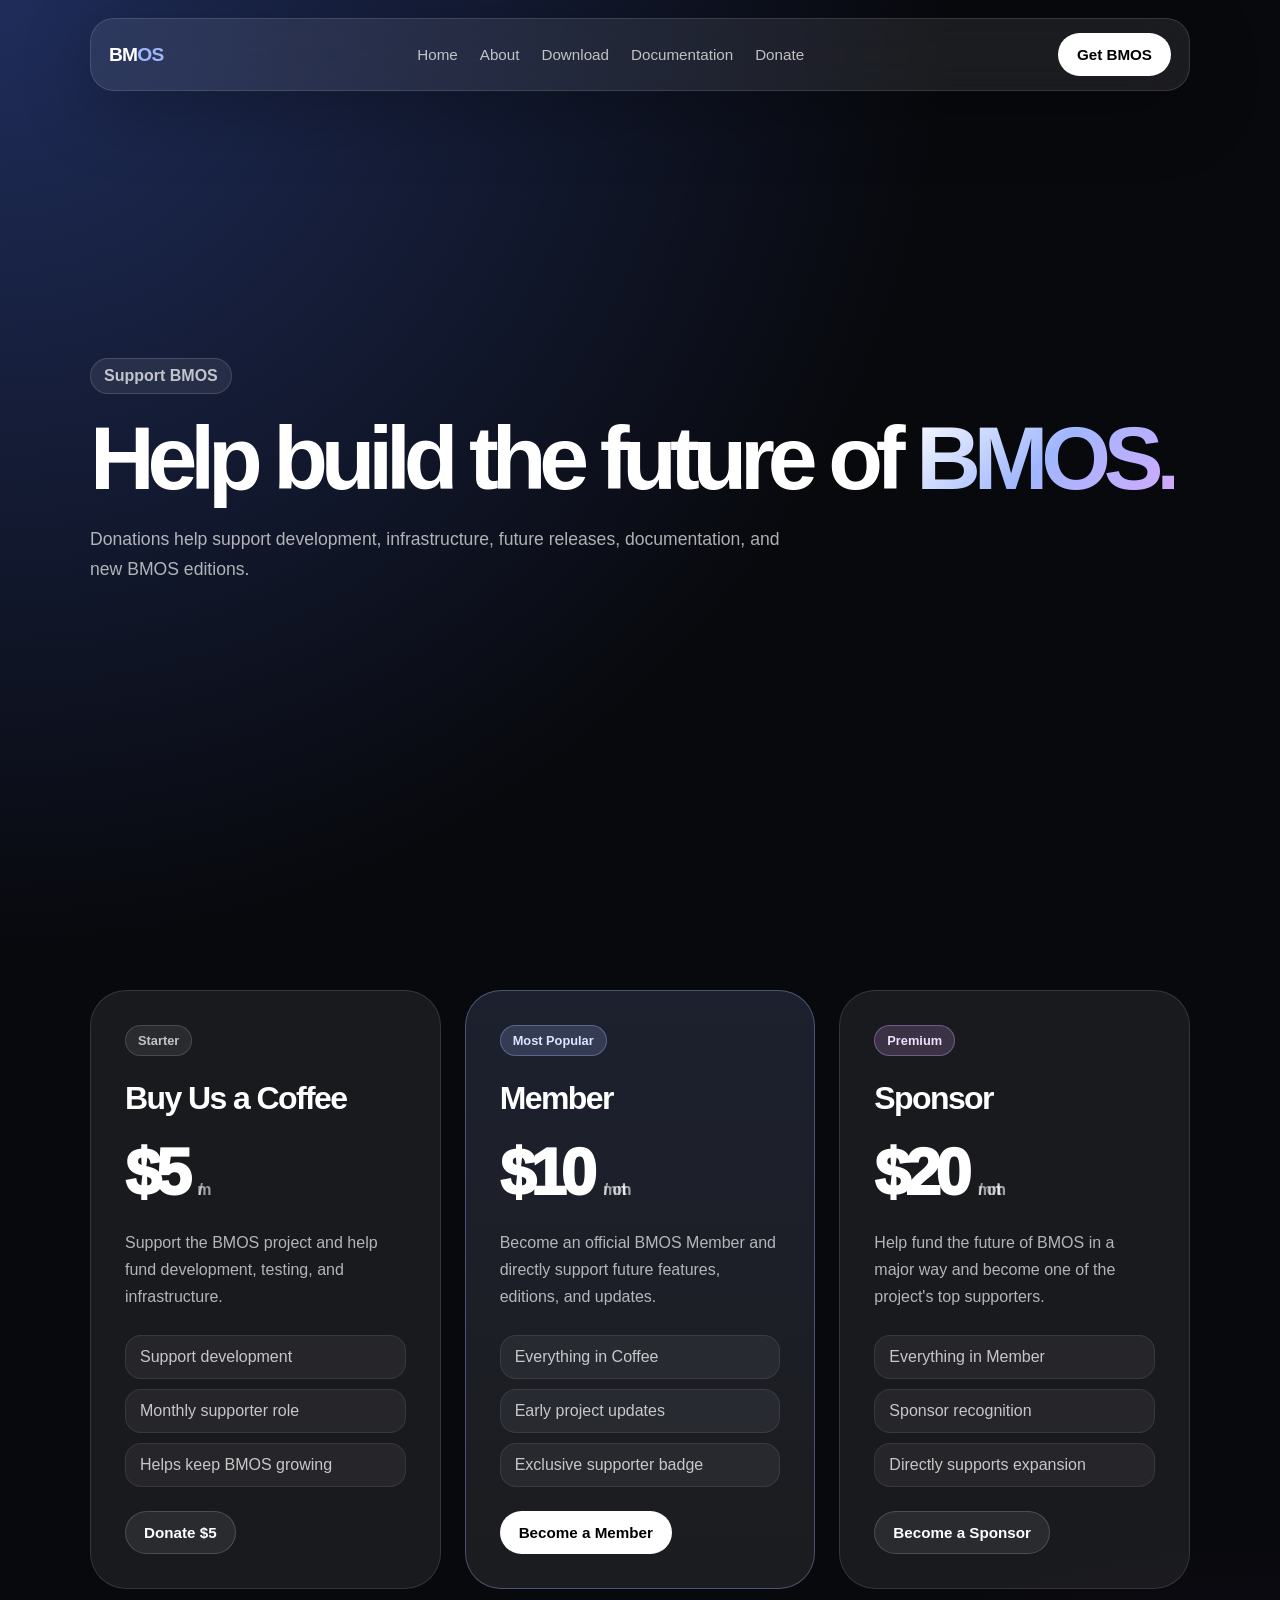
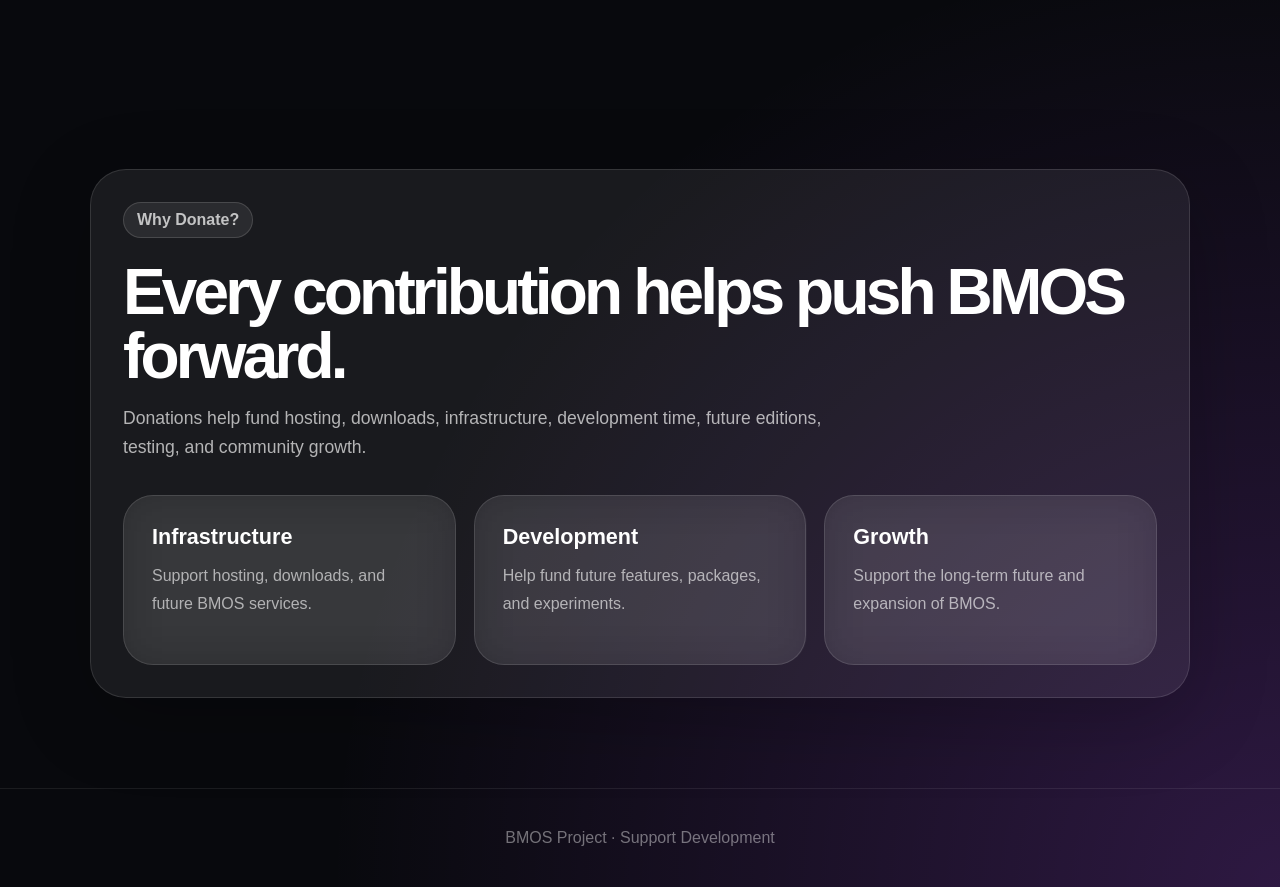
<file: donate.html>
<!DOCTYPE html>
<html lang="en">
<head>
  <meta charset="UTF-8"/>
  <meta name="viewport" content="width=device-width, initial-scale=1.0"/>

  <title>BMOS | Donate</title>

  <link rel="icon" type="image/png" href="favicon.png">
  <link rel="apple-touch-icon" href="favicon.png">

  <link rel="stylesheet" href="style.css"/>
</head>

<body>

  <nav class="navbar">
    <a href="index.html" class="logo">BM<span>OS</span></a>

    <div class="nav-links">
      <a href="index.html">Home</a>
      <a href="about.html">About</a>
      <a href="download.html">Download</a>
      <a href="sd.html">Documentation</a>
      <a href="donate.html">Donate</a>
    </div>

    <a href="download.html" class="nav-btn">Get BMOS</a>
  </nav>

  <main>

    <section class="page-hero">
      <div class="section-inner">

        <div class="badge">Support BMOS</div>

        <h1 class="page-title">
          Help build the future of
          <span class="gradient-text">BMOS.</span>
        </h1>

        <p class="page-subtitle">
          Donations help support development, infrastructure,
          future releases, documentation, and new BMOS editions.
        </p>

      </div>
    </section>

    <section class="content-section">
      <div class="section-inner">

        <div class="donate-grid">

          <div class="donate-tier">
            <span class="tier-label">Starter</span>

            <h2>Buy Us a Coffee</h2>

            <div class="tier-price">
              $5
              <span>/ m</span>
            </div>

            <p>
              Support the BMOS project and help fund development,
              testing, and infrastructure.
            </p>

            <div class="tier-features">
              <span>Support development</span>
              <span>Monthly supporter role</span>
              <span>Helps keep BMOS growing</span>
            </div>

            <a href="https://www.patreon.com/checkout/bareos?rid=28673649&vanity=16093219" class="btn secondary">
              Donate $5
            </a>
          </div>

          <div class="donate-tier featured-tier">
            <span class="tier-label featured-label">
              Most Popular
            </span>

            <h2>Member</h2>

            <div class="tier-price">
              $10
              <span>/month</span>
            </div>

            <p>
              Become an official BMOS Member and directly support
              future features, editions, and updates.
            </p>

            <div class="tier-features">
              <span>Everything in Coffee</span>
              <span>Early project updates</span>
              <span>Exclusive supporter badge</span>
            </div>

            <a href="https://www.patreon.com/checkout/bareos?rid=28673664&vanity=16093219" class="btn primary">
              Become a Member
            </a>
          </div>

          <div class="donate-tier">
            <span class="tier-label sponsor-label">
              Premium
            </span>

            <h2>Sponsor</h2>

            <div class="tier-price">
              $20
              <span>/month</span>
            </div>

            <p>
              Help fund the future of BMOS in a major way and become
              one of the project's top supporters.
            </p>

            <div class="tier-features">
              <span>Everything in Member</span>
              <span>Sponsor recognition</span>
              <span>Directly supports expansion</span>
            </div>

            <a href="https://www.patreon.com/checkout/bareos?rid=28673665&vanity=16093219" class="btn secondary">
              Become a Sponsor
            </a>
          </div>

        </div>

      </div>
    </section>

    <section class="content-section">
      <div class="section-inner">

        <div class="glass-card">

          <div class="badge">Why Donate?</div>

          <h2 class="section-title">
            Every contribution helps push BMOS forward.
          </h2>

          <p class="section-subtitle">
            Donations help fund hosting, downloads, infrastructure,
            development time, future editions, testing, and community growth.
          </p>

          <div class="cards">

            <div class="feature-card">
              <h3>Infrastructure</h3>
              <p>Support hosting, downloads, and future BMOS services.</p>
            </div>

            <div class="feature-card">
              <h3>Development</h3>
              <p>Help fund future features, packages, and experiments.</p>
            </div>

            <div class="feature-card">
              <h3>Growth</h3>
              <p>Support the long-term future and expansion of BMOS.</p>
            </div>

          </div>

        </div>

      </div>
    </section>

  </main>

  <footer>
    BMOS Project · Support Development
  </footer>

  <script src="script.js"></script>

</body>
</html>
</file>
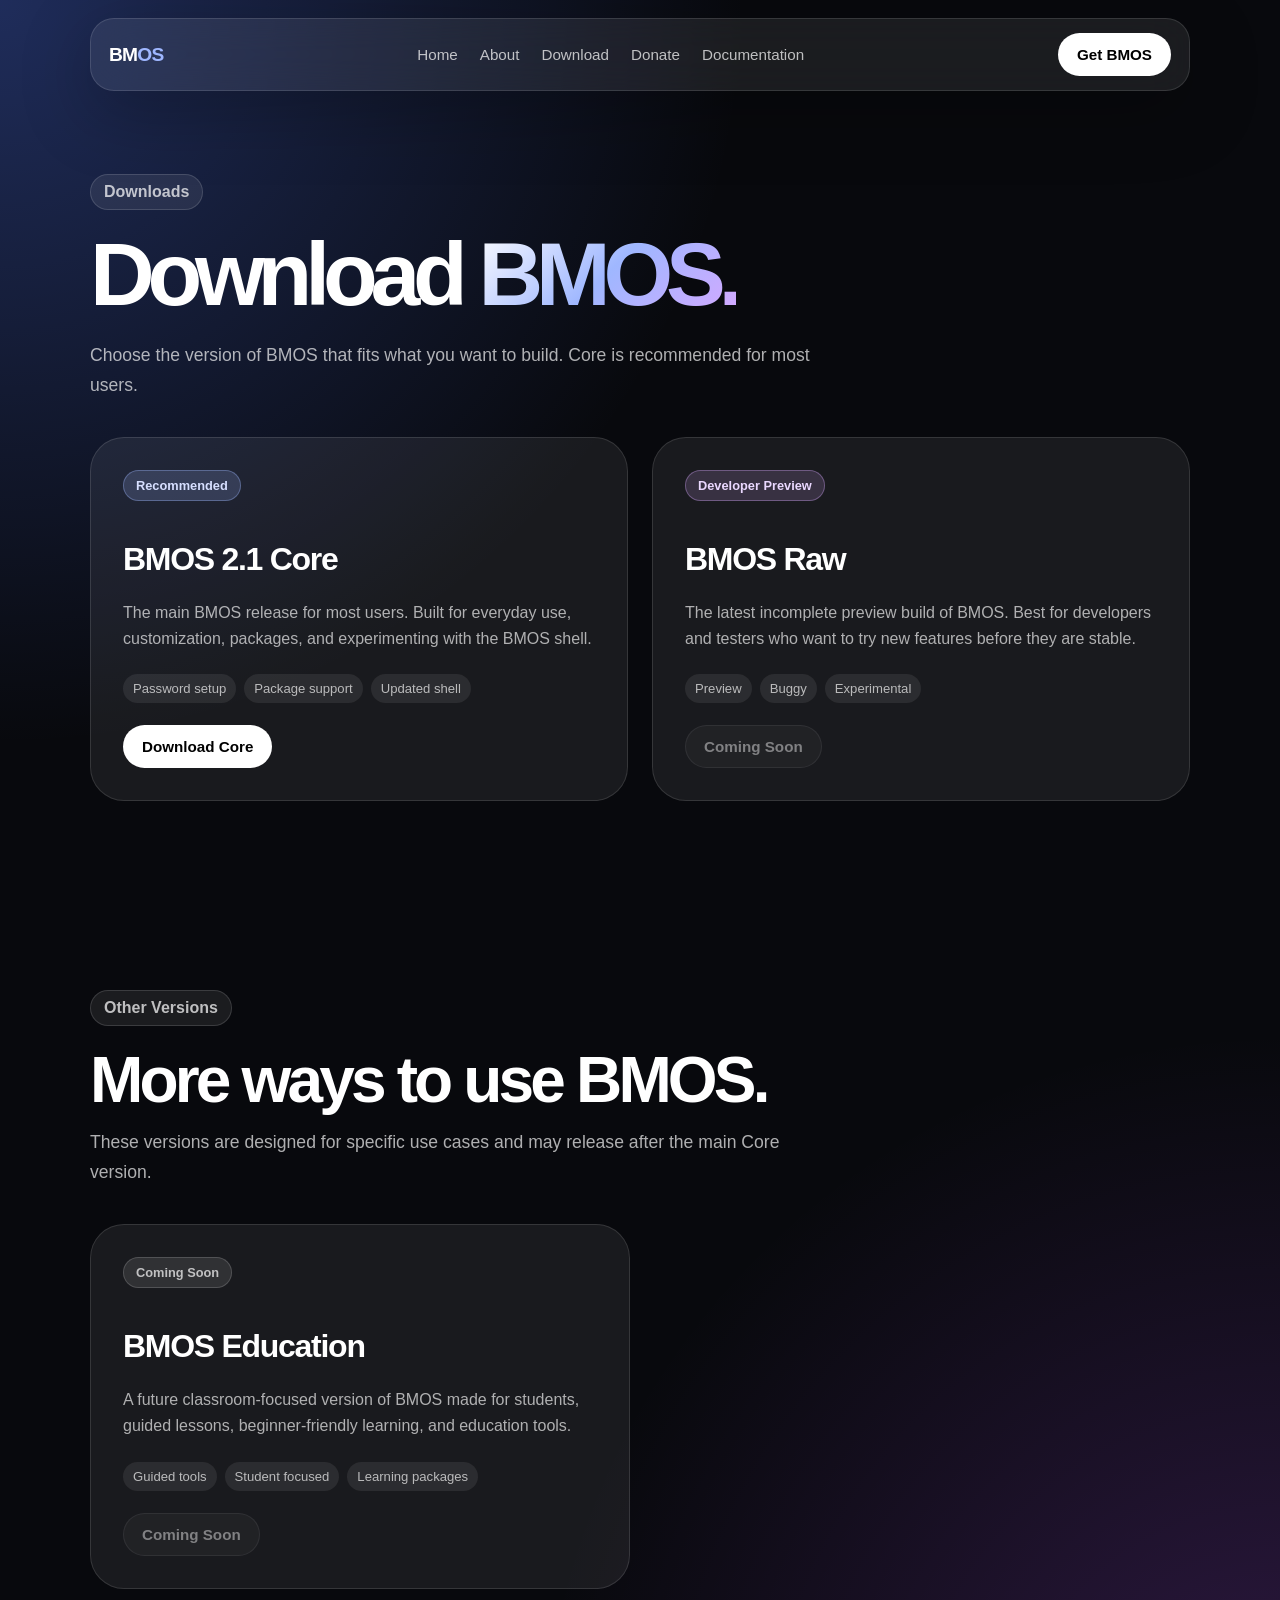
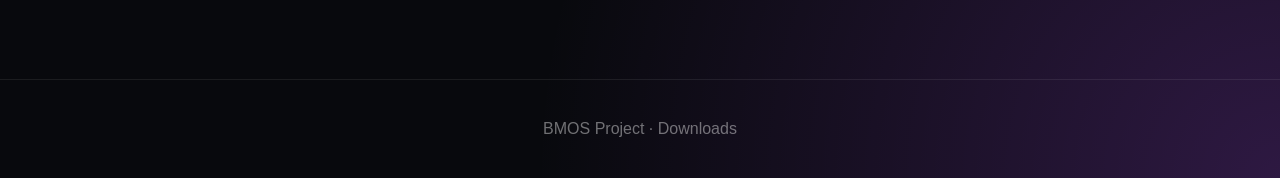
<file: download.html>
<!DOCTYPE html>
<html lang="en">
<head>
  <meta charset="UTF-8"/>
  <meta name="viewport" content="width=device-width, initial-scale=1.0"/>
  <link rel="icon" type="image/png" href="favicon.png">
<link rel="apple-touch-icon" href="favicon.png">

  <title>BMOS | Download</title>

  <link rel="stylesheet" href="style.css"/>
</head>

<body>


  <nav class="navbar">
    <a href="index.html" class="logo">BM<span>OS</span></a>

    <div class="nav-links">
      <a href="index.html">Home</a>
      <a href="about.html">About</a>
      <a href="download.html">Download</a>
      <a href="donate.html">Donate</a>
      <a href="sd.html">Documentation</a>
    </div>

    <a href="download.html" class="nav-btn">Get BMOS</a>
  </nav>

  <main>

    <section class="download-hero">
      <div class="section-inner">

        <div class="badge">Downloads</div>

        <h1 class="page-title">
          Download
          <span class="gradient-text">BMOS.</span>
        </h1>

        <p class="page-subtitle">
          Choose the version of BMOS that fits what you want to build.
          Core is recommended for most users.
        </p>

        <div class="download-grid">
          <div class="download-tile">
            <span class="download-label recommended">Recommended</span>

            <h3>BMOS 2.1 Core</h3>

            <p>
              The main BMOS release for most users. Built for everyday use,
              customization, packages, and experimenting with the BMOS shell.
            </p>

            <div class="mini-info">
              <span>Password setup</span>
              <span>Package support</span>
              <span>Updated shell</span>
            </div>

            <a href="#" class="btn primary" onclick="fakeDownload()">
              Download Core
            </a>
          </div>

          <div class="download-tile">
            <span class="download-label raw">Developer Preview</span>

            <h3>BMOS Raw</h3>

            <p>
              The latest incomplete preview build of BMOS. Best for developers
              and testers who want to try new features before they are stable.
            </p>

            <div class="mini-info">
              <span>Preview</span>
              <span>Buggy</span>
              <span>Experimental</span>
            </div>

            <button class="btn secondary disabled-btn">
              Coming Soon
            </button>
          </div>
        </div>

      </div>
    </section>

    <section class="content-section">
      <div class="section-inner">

        <div class="section-kicker">Other Versions</div>

        <h2 class="section-title">
          More ways to use BMOS.
        </h2>

        <p class="section-subtitle">
          These versions are designed for specific use cases and may release
          after the main Core version.
        </p>

        <div class="download-grid single-download">
          <div class="download-tile muted-tile">
            <span class="download-label coming-soon">Coming Soon</span>

            <h3>BMOS Education</h3>

            <p>
              A future classroom-focused version of BMOS made for students,
              guided lessons, beginner-friendly learning, and education tools.
            </p>

            <div class="mini-info">
              <span>Guided tools</span>
              <span>Student focused</span>
              <span>Learning packages</span>
            </div>

            <button class="btn secondary disabled-btn">
              Coming Soon
            </button>
          </div>
        </div>

      </div>
    </section>

  </main>

  <footer>BMOS Project · Downloads</footer>

  <script src="script.js"></script>
</body>
</html>
</file>
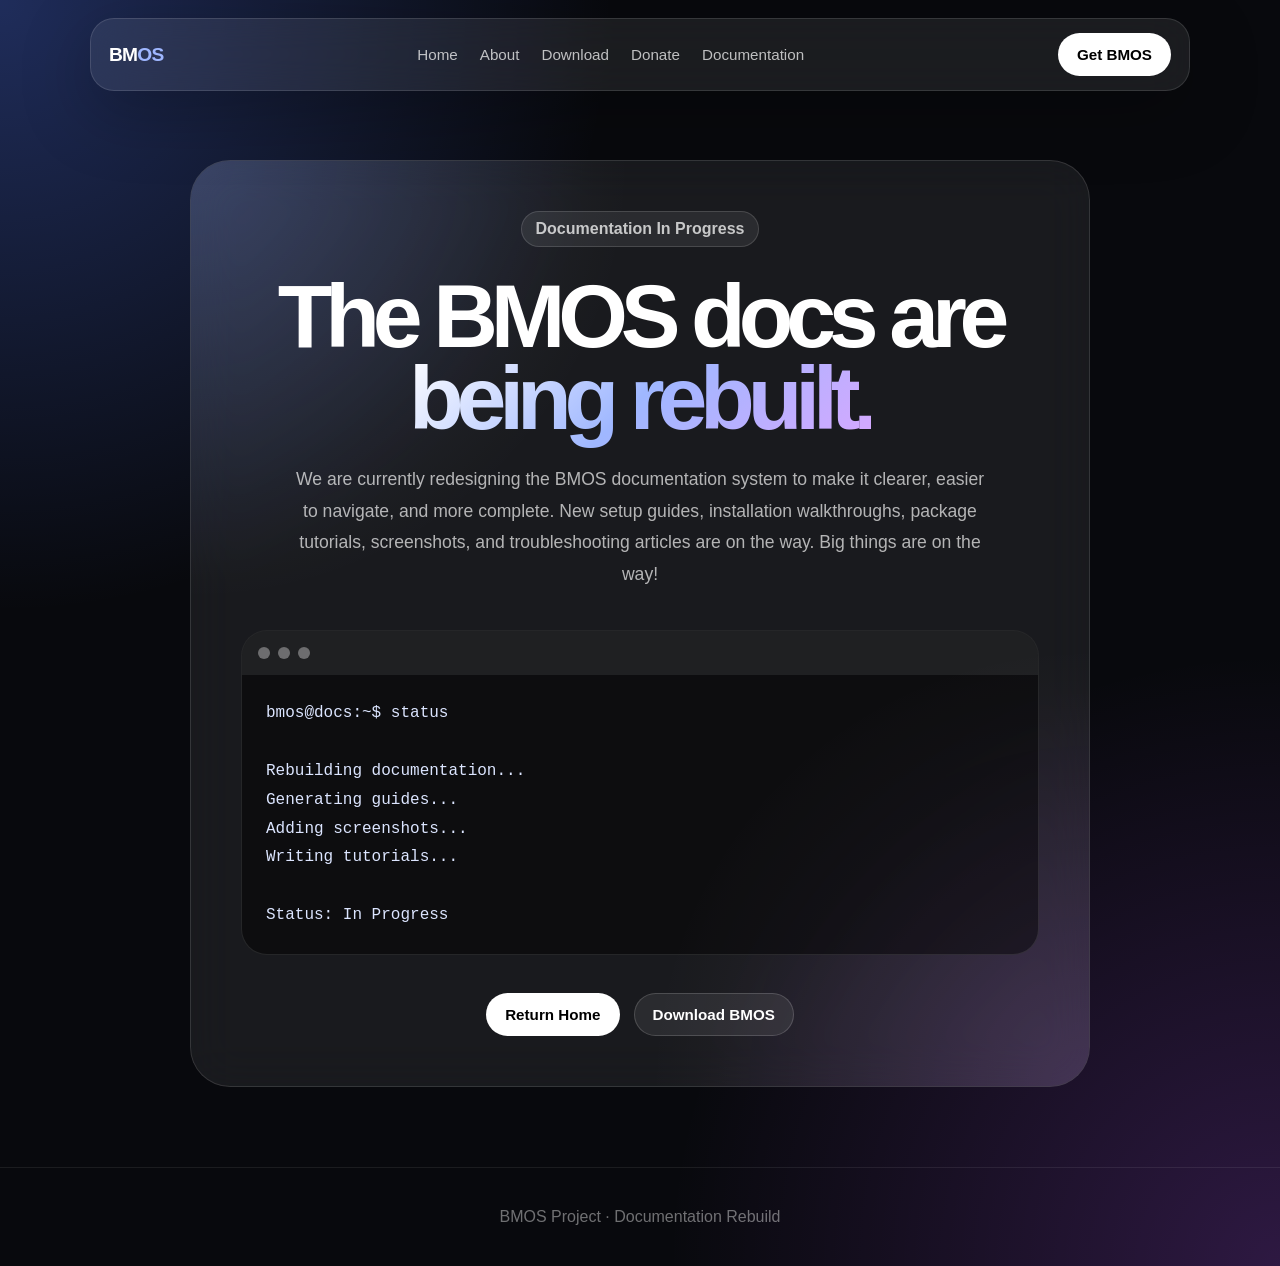
<file: sd.html>
<!DOCTYPE html>
<html lang="en">
<head>
  <meta charset="UTF-8"/>
  <meta name="viewport" content="width=device-width, initial-scale=1.0"/>
    <link rel="icon" type="image/png" href="favicon.png">
<link rel="apple-touch-icon" href="favicon.png">

  <title>BMOS | Coming Soon</title>

  <link rel="stylesheet" href="style.css"/>

  <style>
    .soon-page {
      min-height: 100vh;
      padding: 160px 24px 80px;
      display: flex;
      align-items: center;
      justify-content: center;
    }

    .soon-card {
      width: min(900px, 100%);
      padding: 50px;
      border-radius: 40px;

      background: rgba(255,255,255,0.07);
      border: 1px solid rgba(255,255,255,0.12);
      backdrop-filter: blur(24px);

      position: relative;
      overflow: hidden;

      text-align: center;
    }

    .soon-card::before {
      content: "";

      position: absolute;
      inset: 0;

      background:
        radial-gradient(circle at top left,
        rgba(159,183,255,0.18),
        transparent 34%),

        radial-gradient(circle at bottom right,
        rgba(214,168,255,0.14),
        transparent 34%);

      pointer-events: none;
    }

    .soon-badge {
      display: inline-flex;
      padding: 8px 14px;
      border-radius: 999px;

      background: rgba(255,255,255,0.08);
      border: 1px solid rgba(255,255,255,0.14);

      color: rgba(255,255,255,0.74);
      font-weight: 800;

      margin-bottom: 28px;
    }

    .soon-title {
      font-size: clamp(3rem, 7vw, 6rem);
      line-height: 0.92;
      letter-spacing: -0.08em;

      margin-bottom: 24px;
    }

    .soon-title span {
      background: linear-gradient(
        135deg,
        #ffffff,
        #9fb7ff,
        #d6a8ff
      );

      -webkit-background-clip: text;
      color: transparent;
    }

    .soon-text {
      max-width: 700px;
      margin: auto;

      color: rgba(255,255,255,0.68);
      font-size: 1.1rem;
      line-height: 1.8;
    }

    .soon-terminal {
      margin-top: 40px;

      border-radius: 26px;
      overflow: hidden;

      background: rgba(0,0,0,0.45);
      border: 1px solid rgba(255,255,255,0.1);

      text-align: left;
    }

    .soon-terminal-top {
      height: 44px;

      display: flex;
      align-items: center;
      gap: 8px;

      padding: 0 16px;

      background: rgba(255,255,255,0.08);
    }

    .soon-dot {
      width: 12px;
      height: 12px;
      border-radius: 50%;

      background: rgba(255,255,255,0.35);
    }

    .soon-terminal-body {
      padding: 24px;

      font-family: Consolas, monospace;
      color: #dce5ff;
      line-height: 1.8;
      white-space: pre-wrap;
    }

    .soon-buttons {
      margin-top: 38px;

      display: flex;
      justify-content: center;
      gap: 14px;
      flex-wrap: wrap;
    }

    .pulse {
      animation: pulseGlow 2.5s ease infinite;
    }

    @keyframes pulseGlow {
      0%, 100% {
        box-shadow: 0 0 0 rgba(159,183,255,0);
      }

      50% {
        box-shadow: 0 0 40px rgba(159,183,255,0.18);
      }
    }

    @media (max-width: 520px) {
      .soon-page {
        padding: 135px 18px 70px;
      }

      .soon-card {
        padding: 32px 24px;
      }

      .soon-buttons {
        flex-direction: column;
      }

      .soon-buttons .btn {
        width: 100%;
      }
    }
  </style>
</head>

<body>

  <nav class="navbar">
    <a href="index.html" class="logo">BM<span>OS</span></a>

    <div class="nav-links">
      <a href="index.html">Home</a>
      <a href="about.html">About</a>
      <a href="download.html">Download</a>
      <a href="donate.html">Donate</a>
      <a href="sd.html">Documentation</a>
    </div>

    <a href="download.html" class="nav-btn">Get BMOS</a>
  </nav>

  <main class="soon-page">

    <div class="soon-card pulse">

      <div class="soon-badge">
        Documentation In Progress
      </div>

      <h1 class="soon-title">
        The BMOS docs are
        <span>being rebuilt.</span>
      </h1>

      <p class="soon-text">
        We are currently redesigning the BMOS documentation system
        to make it clearer, easier to navigate, and more complete.
        New setup guides, installation walkthroughs, package tutorials,
        screenshots, and troubleshooting articles are on the way. Big things are on the way!
      </p>

      <div class="soon-terminal">

        <div class="soon-terminal-top">
          <div class="soon-dot"></div>
          <div class="soon-dot"></div>
          <div class="soon-dot"></div>
        </div>

        <div class="soon-terminal-body">bmos@docs:~$ status

Rebuilding documentation...
Generating guides...
Adding screenshots...
Writing tutorials...

Status: In Progress</div>

      </div>

      <div class="soon-buttons">

        <a href="index.html" class="btn primary">
          Return Home
        </a>

        <a href="download.html" class="btn secondary">
          Download BMOS
        </a>

      </div>

    </div>

  </main>

  <footer>
    BMOS Project · Documentation Rebuild
  </footer>

  <script src="script.js"></script>

</body>
</html>
</file>
<file: style.css>
* {
  margin: 0;
  padding: 0;
  box-sizing: border-box;
}

:root {
  --bg: #08090d;
  --panel: rgba(255, 255, 255, 0.07);
  --panel-strong: rgba(255, 255, 255, 0.1);
  --border: rgba(255, 255, 255, 0.12);
  --border-strong: rgba(159, 183, 255, 0.35);
  --text: #ffffff;
  --muted: rgba(255, 255, 255, 0.68);
  --muted-2: rgba(255, 255, 255, 0.48);
  --blue: #9fb7ff;
  --purple: #d6a8ff;
  --radius-xl: 36px;
  --radius-lg: 28px;
  --shadow: 0 30px 100px rgba(0, 0, 0, 0.38);
}

html {
  scroll-behavior: smooth;
}

body {
  font-family: Inter, -apple-system, BlinkMacSystemFont, "Segoe UI", sans-serif;
  background:
    radial-gradient(circle at top left, rgba(80, 120, 255, 0.32), transparent 34%),
    radial-gradient(circle at bottom right, rgba(180, 80, 255, 0.22), transparent 34%),
    var(--bg);
  color: var(--text);
  overflow-x: hidden;
}

a {
  color: inherit;
  text-decoration: none;
}

img {
  max-width: 100%;
}

/* NAVBAR */

.navbar {
  position: fixed;
  top: 18px;
  left: 50%;
  transform: translateX(-50%);
  width: min(1100px, calc(100% - 32px));
  padding: 14px 18px;
  border-radius: 24px;
  border: 1px solid var(--border);
  background: rgba(255, 255, 255, 0.08);
  backdrop-filter: blur(24px);
  -webkit-backdrop-filter: blur(24px);
  display: grid;
  grid-template-columns: auto 1fr auto;
  align-items: center;
  gap: 22px;
  z-index: 1000;
  box-shadow: 0 20px 70px rgba(0, 0, 0, 0.25);
}

.logo {
  font-weight: 900;
  font-size: 1.2rem;
  letter-spacing: -0.04em;
  white-space: nowrap;
}

.logo span {
  color: var(--blue);
}

.nav-links {
  display: flex;
  justify-content: center;
  align-items: center;
  gap: 22px;
  color: rgba(255, 255, 255, 0.72);
  font-size: 0.95rem;
  white-space: nowrap;
}

.nav-links a {
  transition: color 0.2s ease;
}

.nav-links a:hover {
  color: white;
}

/* BUTTONS */

.nav-btn,
.btn {
  padding: 12px 18px;
  border-radius: 999px;
  font-weight: 850;
  border: 1px solid rgba(255, 255, 255, 0.16);
  transition:
    transform 0.25s ease,
    background 0.25s ease,
    border-color 0.25s ease;
  display: inline-flex;
  justify-content: center;
  align-items: center;
  width: fit-content;
  cursor: pointer;
  font-family: inherit;
  font-size: 0.95rem;
}

.nav-btn,
.primary {
  background: white;
  color: black;
}

.secondary {
  background: rgba(255, 255, 255, 0.08);
  color: white;
}

.btn:hover,
.nav-btn:hover {
  transform: translateY(-3px);
}

/* HOME TRANSITION */

.home-transition {
  position: fixed;
  inset: 0;
  z-index: 99999;
  display: grid;
  place-items: center;
  background:
    radial-gradient(circle at 30% 30%, rgba(159, 183, 255, 0.28), transparent 35%),
    radial-gradient(circle at 70% 70%, rgba(214, 168, 255, 0.22), transparent 35%),
    rgba(8, 9, 13, 0.94);
  backdrop-filter: blur(28px);
  -webkit-backdrop-filter: blur(28px);
  transition: opacity 0.85s ease, visibility 0.85s ease;
}

.home-transition.hide {
  opacity: 0;
  visibility: hidden;
  pointer-events: none;
}

.transition-glass {
  width: 210px;
  height: 210px;
  border-radius: 48px;
  background: rgba(255, 255, 255, 0.08);
  border: 1px solid rgba(255, 255, 255, 0.18);
  backdrop-filter: blur(26px);
  -webkit-backdrop-filter: blur(26px);
  display: grid;
  place-items: center;
  position: relative;
  overflow: hidden;
  box-shadow: var(--shadow);
  animation: glassIntro 1.15s cubic-bezier(.2, .9, .2, 1) both;
}

.transition-orb {
  position: absolute;
  width: 160px;
  height: 160px;
  border-radius: 999px;
  background: linear-gradient(135deg, #ffffff, var(--blue), var(--purple));
  filter: blur(18px);
  opacity: 0.42;
  animation: orbMove 1.6s ease-in-out infinite alternate;
}

.transition-logo {
  position: relative;
  z-index: 2;
  width: 92px;
  height: 92px;
  border-radius: 26px;
  display: grid;
  place-items: center;
  background: linear-gradient(135deg, #ffffff, var(--blue), var(--purple));
  color: var(--bg);
  font-weight: 950;
  font-size: 2rem;
  letter-spacing: -0.08em;
}

.transition-glass p {
  position: absolute;
  bottom: 28px;
  z-index: 2;
  color: rgba(255, 255, 255, 0.72);
  font-weight: 900;
  letter-spacing: -0.04em;
}

@keyframes glassIntro {
  from {
    opacity: 0;
    transform: scale(0.88) translateY(16px);
  }

  to {
    opacity: 1;
    transform: scale(1) translateY(0);
  }
}

@keyframes orbMove {
  from {
    transform: translate(-20px, -18px);
  }

  to {
    transform: translate(22px, 18px);
  }
}

/* GENERAL LAYOUT */

main {
  width: 100%;
}

.hero,
.page-hero,
.download-hero {
  min-height: 100vh;
  padding: 155px 24px 80px;
  display: flex;
  align-items: center;
}

.content-section {
  padding: 90px 24px;
}

.section-inner {
  width: min(1100px, 100%);
  margin: auto;
}

.hero-grid {
  width: min(1100px, 100%);
  margin: auto;
  display: grid;
  grid-template-columns: minmax(0, 1.25fr) minmax(380px, 0.85fr);
  gap: 56px;
  align-items: center;
}

.hero-copy {
  min-width: 0;
}

.badge,
.section-kicker {
  display: inline-flex;
  padding: 8px 13px;
  border-radius: 999px;
  border: 1px solid rgba(255, 255, 255, 0.14);
  background: rgba(255, 255, 255, 0.08);
  color: rgba(255, 255, 255, 0.72);
  margin-bottom: 22px;
  font-weight: 750;
}

h1,
.page-title {
  font-size: clamp(3rem, 7vw, 6rem);
  line-height: 0.95;
  letter-spacing: -0.08em;
  margin-bottom: 24px;
}

.section-title {
  font-size: clamp(2.2rem, 5vw, 4rem);
  margin-bottom: 16px;
  letter-spacing: -0.06em;
  line-height: 1;
}

.about-title {
  min-height: 140px;
}

.gradient-text {
  background: linear-gradient(135deg, #ffffff, var(--blue), var(--purple));
  -webkit-background-clip: text;
  background-clip: text;
  color: transparent;
}

.changing-text {
  transition: opacity 0.25s ease;
}

.hero p,
.page-subtitle,
.section-subtitle {
  font-size: 1.1rem;
  line-height: 1.7;
  color: var(--muted);
  max-width: 720px;
  margin-bottom: 32px;
}

.buttons {
  display: flex;
  gap: 14px;
  flex-wrap: wrap;
}

/* CARDS */

.cards {
  display: grid;
  grid-template-columns: repeat(3, 1fr);
  gap: 18px;
}

.glass-card,
.feature-card,
.download-tile,
.doc-menu,
.doc-content,
.terminal-showcase {
  border: 1px solid var(--border);
  background: var(--panel);
  backdrop-filter: blur(22px);
  -webkit-backdrop-filter: blur(22px);
  transition:
    border-color 0.25s ease,
    background 0.25s ease,
    transform 0.25s ease;
}

.glass-card:hover,
.feature-card:hover,
.download-tile:hover,
.terminal-showcase:hover {
  border-color: var(--border-strong);
  background: var(--panel-strong);
}

.glass-card {
  border-radius: var(--radius-xl);
  padding: 32px;
  box-shadow: 0 20px 80px rgba(0, 0, 0, 0.22);
}

.feature-card {
  padding: 28px;
  border-radius: 30px;
  min-height: 170px;
}

.feature-card h3 {
  font-size: 1.35rem;
  margin-bottom: 12px;
}

.feature-card p {
  color: rgba(255, 255, 255, 0.62);
  line-height: 1.7;
}

.split-card {
  display: grid;
  grid-template-columns: 1.1fr 0.9fr;
  gap: 36px;
  align-items: center;
}

/* TERMINAL */

.terminal-showcase {
  width: 100%;
  min-width: 0;
  padding: 26px;
  border-radius: var(--radius-xl);
}

.terminal {
  width: 100%;
  min-width: 0;
  background: rgba(0, 0, 0, 0.45);
  border-radius: 24px;
  overflow: hidden;
  border: 1px solid rgba(255, 255, 255, 0.1);
}

.terminal-top {
  height: 44px;
  display: flex;
  align-items: center;
  gap: 8px;
  padding: 0 16px;
  background: rgba(255, 255, 255, 0.08);
}

.dot,
.soon-dot {
  width: 12px;
  height: 12px;
  border-radius: 50%;
  background: rgba(255, 255, 255, 0.35);
}

.terminal-body {
  padding: 24px;
  color: #dce5ff;
}

pre {
  font-family: Consolas, "SF Mono", monospace;
  line-height: 1.75;
  white-space: pre-wrap;
  font-size: 0.92rem;
}

/* DOWNLOAD PAGE */

.download-grid {
  display: grid;
  grid-template-columns: repeat(2, minmax(280px, 1fr));
  gap: 24px;
  margin-top: 36px;
}

.download-grid.single-download {
  grid-template-columns: minmax(280px, 540px);
}

.download-tile {
  min-height: 340px;
  padding: 32px;
  border-radius: 34px;
  display: flex;
  flex-direction: column;
  gap: 22px;
}

.download-tile h3 {
  font-size: 2rem;
  margin-top: 18px;
  letter-spacing: -0.04em;
}

.download-tile p {
  color: rgba(255, 255, 255, 0.66);
  line-height: 1.65;
}

.download-label {
  display: inline-flex;
  width: fit-content;
  padding: 7px 12px;
  border-radius: 999px;
  font-size: 0.8rem;
  font-weight: 850;
}

.recommended {
  background: rgba(159, 183, 255, 0.18);
  color: #d7dfff;
  border: 1px solid rgba(159, 183, 255, 0.35);
}

.coming-soon {
  background: rgba(255, 255, 255, 0.1);
  color: rgba(255, 255, 255, 0.7);
  border: 1px solid rgba(255, 255, 255, 0.16);
}

.raw {
  background: rgba(214, 168, 255, 0.16);
  color: #ead8ff;
  border: 1px solid rgba(214, 168, 255, 0.35);
}

.mini-info {
  display: flex;
  gap: 8px;
  flex-wrap: wrap;
}

.mini-info span {
  padding: 7px 10px;
  border-radius: 999px;
  background: rgba(255, 255, 255, 0.08);
  color: rgba(255, 255, 255, 0.68);
  font-size: 0.82rem;
}

.disabled-btn {
  opacity: 0.45;
  cursor: not-allowed;
}

/* OLD DOC CLASSES KEPT SAFE */

.docs {
  display: grid;
  grid-template-columns: 260px minmax(0, 1fr);
  gap: 24px;
}

.doc-menu,
.doc-content {
  padding: 24px;
  border-radius: 30px;
}

.doc-menu {
  position: sticky;
  top: 110px;
  height: fit-content;
}

.doc-menu a {
  display: block;
  padding: 12px;
  border-radius: 14px;
  color: rgba(255, 255, 255, 0.68);
}

.doc-menu a:hover {
  background: rgba(255, 255, 255, 0.08);
  color: white;
}

.doc-content h3 {
  margin: 28px 0 10px;
  font-size: 1.55rem;
}

.doc-content h3:first-child {
  margin-top: 0;
}

.doc-content p {
  color: rgba(255, 255, 255, 0.66);
  line-height: 1.7;
}

.doc-content pre {
  margin: 14px 0 22px;
  padding: 16px;
  border-radius: 18px;
  overflow-x: auto;
  background: rgba(0, 0, 0, 0.45);
  border: 1px solid rgba(255, 255, 255, 0.1);
}

/* NEW DOCUMENTATION PAGE */

.docs-hero {
  padding: 155px 24px 40px;
}

.docs-layout-section {
  padding: 30px 24px 90px;
}

.docs-layout {
  width: min(1100px, 100%);
  margin: auto;
  display: grid;
  grid-template-columns: 280px minmax(0, 1fr);
  gap: 28px;
  align-items: start;
}

.docs-sidebar {
  position: sticky;
  top: 110px;
  padding: 22px;
  border-radius: 28px;
  background: var(--panel);
  border: 1px solid var(--border);
  backdrop-filter: blur(22px);
  -webkit-backdrop-filter: blur(22px);
  height: fit-content;
}

.docs-sidebar h3 {
  margin-bottom: 16px;
}

.docs-sidebar a {
  display: block;
  padding: 11px 12px;
  border-radius: 14px;
  color: rgba(255, 255, 255, 0.68);
  font-weight: 700;
  font-size: 0.92rem;
}

.docs-sidebar a:hover {
  background: rgba(255, 255, 255, 0.08);
  color: white;
}

.docs-content {
  display: flex;
  flex-direction: column;
  gap: 28px;
  min-width: 0;
}

.doc-section {
  width: 100%;
  padding: 34px;
  border-radius: 34px;
  background: var(--panel);
  border: 1px solid var(--border);
  backdrop-filter: blur(22px);
  -webkit-backdrop-filter: blur(22px);
}

.doc-number {
  display: inline-flex;
  margin-bottom: 14px;
  color: var(--blue);
  font-weight: 900;
}

.doc-section h2 {
  font-size: clamp(2rem, 4vw, 3.2rem);
  letter-spacing: -0.06em;
  margin-bottom: 16px;
  line-height: 1;
}

.doc-section h3 {
  margin: 26px 0 12px;
  font-size: 1.35rem;
}

.doc-section p,
.doc-section li {
  color: rgba(255, 255, 255, 0.68);
  line-height: 1.75;
}

.doc-section ul,
.doc-section ol {
  padding-left: 22px;
  margin: 14px 0;
}

.doc-section pre {
  margin: 18px 0;
  padding: 18px;
  border-radius: 20px;
  background: rgba(0, 0, 0, 0.45);
  border: 1px solid rgba(255, 255, 255, 0.1);
  color: #dce5ff;
  overflow-x: auto;
}

.image-placeholder {
  margin: 22px 0;
  min-height: 220px;
  border-radius: 26px;
  border: 1px dashed rgba(255, 255, 255, 0.24);
  background: linear-gradient(135deg, rgba(159, 183, 255, 0.12), rgba(214, 168, 255, 0.08));
  color: rgba(255, 255, 255, 0.48);
  display: grid;
  place-items: center;
  text-align: center;
  padding: 24px;
  font-weight: 800;
}

.doc-image {
  margin: 24px 0;
  border-radius: 28px;
  overflow: hidden;
  border: 1px solid rgba(255, 255, 255, 0.12);
  background: rgba(255, 255, 255, 0.04);
  box-shadow: 0 20px 60px rgba(0, 0, 0, 0.35);
}

.doc-image img {
  width: 100%;
  display: block;
}

.info-box,
.warning-box {
  margin: 20px 0;
  padding: 18px;
  border-radius: 20px;
  line-height: 1.7;
}

.info-box {
  background: rgba(159, 183, 255, 0.12);
  border: 1px solid rgba(159, 183, 255, 0.25);
  color: #dce5ff;
}

.warning-box {
  background: rgba(255, 190, 120, 0.1);
  border: 1px solid rgba(255, 190, 120, 0.25);
  color: #ffe0bd;
}

.doc-cards {
  display: grid;
  grid-template-columns: repeat(3, 1fr);
  gap: 14px;
  margin-top: 20px;
}

.doc-cards div {
  padding: 18px;
  border-radius: 22px;
  background: rgba(255, 255, 255, 0.07);
  border: 1px solid rgba(255, 255, 255, 0.1);
}

.doc-cards h3 {
  margin: 0 0 8px;
}

.continue-link {
  display: inline-flex;
  margin-top: 26px;
  padding: 13px 18px;
  border-radius: 999px;
  background: white;
  color: black;
  font-weight: 900;
}

/* SOON DOCS PAGE */

.soon-page {
  min-height: 100vh;
  padding: 160px 24px 80px;
  display: flex;
  align-items: center;
  justify-content: center;
}

.soon-card {
  width: min(900px, 100%);
  padding: 50px;
  border-radius: 40px;
  background: rgba(255, 255, 255, 0.07);
  border: 1px solid rgba(255, 255, 255, 0.12);
  backdrop-filter: blur(24px);
  -webkit-backdrop-filter: blur(24px);
  position: relative;
  overflow: hidden;
  text-align: center;
}

.soon-card::before {
  content: "";
  position: absolute;
  inset: 0;
  background:
    radial-gradient(circle at top left, rgba(159, 183, 255, 0.18), transparent 34%),
    radial-gradient(circle at bottom right, rgba(214, 168, 255, 0.14), transparent 34%);
  pointer-events: none;
}

.soon-badge {
  display: inline-flex;
  padding: 8px 14px;
  border-radius: 999px;
  background: rgba(255, 255, 255, 0.08);
  border: 1px solid rgba(255, 255, 255, 0.14);
  color: rgba(255, 255, 255, 0.74);
  font-weight: 800;
  margin-bottom: 28px;
  position: relative;
}

.soon-title {
  font-size: clamp(3rem, 7vw, 6rem);
  line-height: 0.92;
  letter-spacing: -0.08em;
  margin-bottom: 24px;
  position: relative;
}

.soon-title span {
  background: linear-gradient(135deg, #ffffff, var(--blue), var(--purple));
  -webkit-background-clip: text;
  background-clip: text;
  color: transparent;
}

.soon-text {
  max-width: 700px;
  margin: auto;
  color: var(--muted);
  font-size: 1.1rem;
  line-height: 1.8;
  position: relative;
}

.soon-terminal {
  margin-top: 40px;
  border-radius: 26px;
  overflow: hidden;
  background: rgba(0, 0, 0, 0.45);
  border: 1px solid rgba(255, 255, 255, 0.1);
  text-align: left;
  position: relative;
}

.soon-terminal-top {
  height: 44px;
  display: flex;
  align-items: center;
  gap: 8px;
  padding: 0 16px;
  background: rgba(255, 255, 255, 0.08);
}

.soon-terminal-body {
  padding: 24px;
  font-family: Consolas, monospace;
  color: #dce5ff;
  line-height: 1.8;
  white-space: pre-wrap;
}

.soon-buttons {
  margin-top: 38px;
  display: flex;
  justify-content: center;
  gap: 14px;
  flex-wrap: wrap;
  position: relative;
}

.pulse {
  animation: pulseGlow 2.5s ease infinite;
}

@keyframes pulseGlow {
  0%, 100% {
    box-shadow: 0 0 0 rgba(159, 183, 255, 0);
  }

  50% {
    box-shadow: 0 0 40px rgba(159, 183, 255, 0.18);
  }
}

/* FOOTER + ANIMATIONS */

footer {
  padding: 40px 24px;
  text-align: center;
  color: rgba(255, 255, 255, 0.42);
  border-top: 1px solid rgba(255, 255, 255, 0.08);
}

.fade-in {
  animation: pageFade 0.8s ease both;
}

@keyframes pageFade {
  from {
    opacity: 0;
    transform: translateY(18px);
  }

  to {
    opacity: 1;
    transform: translateY(0);
  }
}

/* RESPONSIVE */

@media (max-width: 1050px) {
  .navbar {
    width: min(1100px, calc(100% - 24px));
    gap: 12px;
  }

  .nav-links {
    gap: 14px;
    font-size: 0.85rem;
  }

  .nav-btn {
    padding: 10px 14px;
    font-size: 0.85rem;
  }
}

@media (max-width: 950px) {
  .hero-grid,
  .split-card,
  .cards,
  .download-grid,
  .docs,
  .docs-layout,
  .doc-cards {
    grid-template-columns: 1fr;
  }

  .terminal-showcase {
    min-width: 0;
  }

  .docs-sidebar,
  .doc-menu {
    position: relative;
    top: 0;
  }
}

@media (max-width: 720px) {
  .navbar {
    grid-template-columns: 1fr auto;
  }

  .nav-links {
    grid-column: 1 / -1;
    order: 3;
    width: 100%;
    justify-content: flex-start;
    overflow-x: auto;
    padding-top: 8px;
  }

  .nav-links::-webkit-scrollbar {
    display: none;
  }

  .hero,
  .page-hero,
  .download-hero {
    padding-top: 180px;
  }
}

@media (max-width: 520px) {
  .hero,
  .page-hero,
  .download-hero {
    padding: 170px 18px 70px;
  }

  .content-section {
    padding: 70px 18px;
  }

  .docs-hero {
    padding: 170px 18px 30px;
  }

  .docs-layout-section {
    padding: 20px 18px 70px;
  }

  .navbar {
    top: 12px;
    border-radius: 18px;
  }

  .buttons,
  .btn,
  .nav-btn {
    width: 100%;
  }

  .btn,
  .nav-btn {
    text-align: center;
  }

  h1,
  .page-title {
    font-size: clamp(3rem, 14vw, 4.7rem);
  }

  .about-title {
    min-height: 110px;
  }

  .download-tile,
  .doc-section {
    padding: 24px;
  }

  .soon-page {
    padding: 170px 18px 70px;
  }

  .soon-card {
    padding: 32px 24px;
  }

  .soon-buttons {
    flex-direction: column;
  }

  .soon-buttons .btn {
    width: 100%;
  }
}

.donate-grid {
  display: grid;
  grid-template-columns: repeat(3, 1fr);
  gap: 24px;
}

.donate-tier {
  padding: 34px;
  border-radius: 36px;

  background: rgba(255,255,255,0.07);
  border: 1px solid rgba(255,255,255,0.12);

  backdrop-filter: blur(24px);
  -webkit-backdrop-filter: blur(24px);

  display: flex;
  flex-direction: column;
  gap: 24px;

  position: relative;
  overflow: hidden;

  transition:
    transform 0.25s ease,
    border-color 0.25s ease,
    background 0.25s ease;
}

.donate-tier:hover {
  transform: translateY(-6px);

  border-color: rgba(159,183,255,0.35);

  background: rgba(255,255,255,0.1);
}

.featured-tier {
  border-color: rgba(159,183,255,0.35);

  background:
    linear-gradient(
      180deg,
      rgba(159,183,255,0.14),
      rgba(255,255,255,0.08)
    );
}

.tier-label {
  display: inline-flex;
  width: fit-content;

  padding: 7px 12px;

  border-radius: 999px;

  background: rgba(255,255,255,0.08);
  border: 1px solid rgba(255,255,255,0.14);

  color: rgba(255,255,255,0.72);

  font-size: 0.8rem;
  font-weight: 850;
}

.featured-label {
  background: rgba(159,183,255,0.18);
  border-color: rgba(159,183,255,0.35);
  color: #dce5ff;
}

.sponsor-label {
  background: rgba(214,168,255,0.18);
  border-color: rgba(214,168,255,0.35);
  color: #f0deff;
}

.donate-tier h2 {
  font-size: 2rem;
  letter-spacing: -0.05em;
}

.tier-price {
  font-size: 4rem;
  font-weight: 950;
  letter-spacing: -0.08em;
  line-height: 1;
}

.tier-price span {
  font-size: 1rem;
  color: rgba(255,255,255,0.58);
  font-weight: 700;
}

.donate-tier p {
  color: rgba(255,255,255,0.68);
  line-height: 1.7;
}

.tier-features {
  display: flex;
  flex-direction: column;
  gap: 10px;
}

.tier-features span {
  padding: 12px 14px;

  border-radius: 16px;

  background: rgba(255,255,255,0.06);

  color: rgba(255,255,255,0.74);

  border: 1px solid rgba(255,255,255,0.08);
}

@media (max-width: 950px) {
  .donate-grid {
    grid-template-columns: 1fr;
  }
}
</file>
